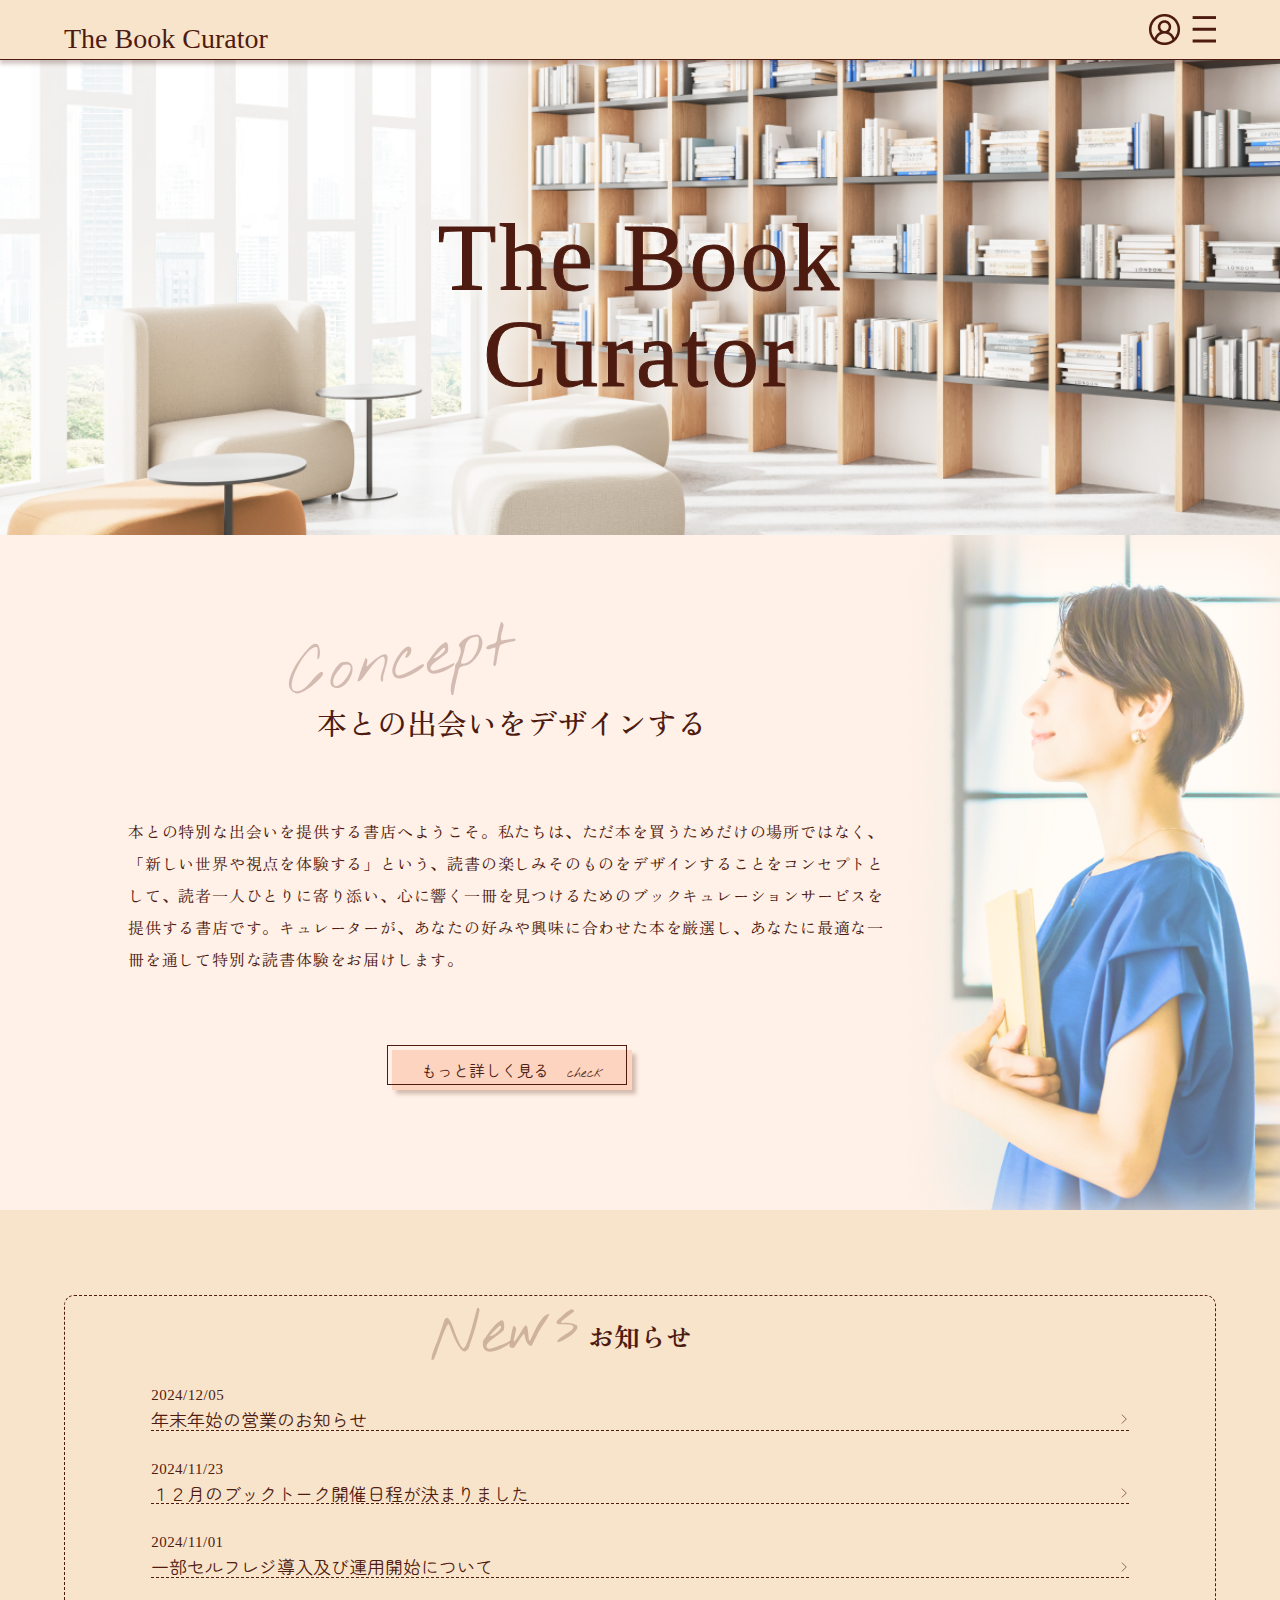
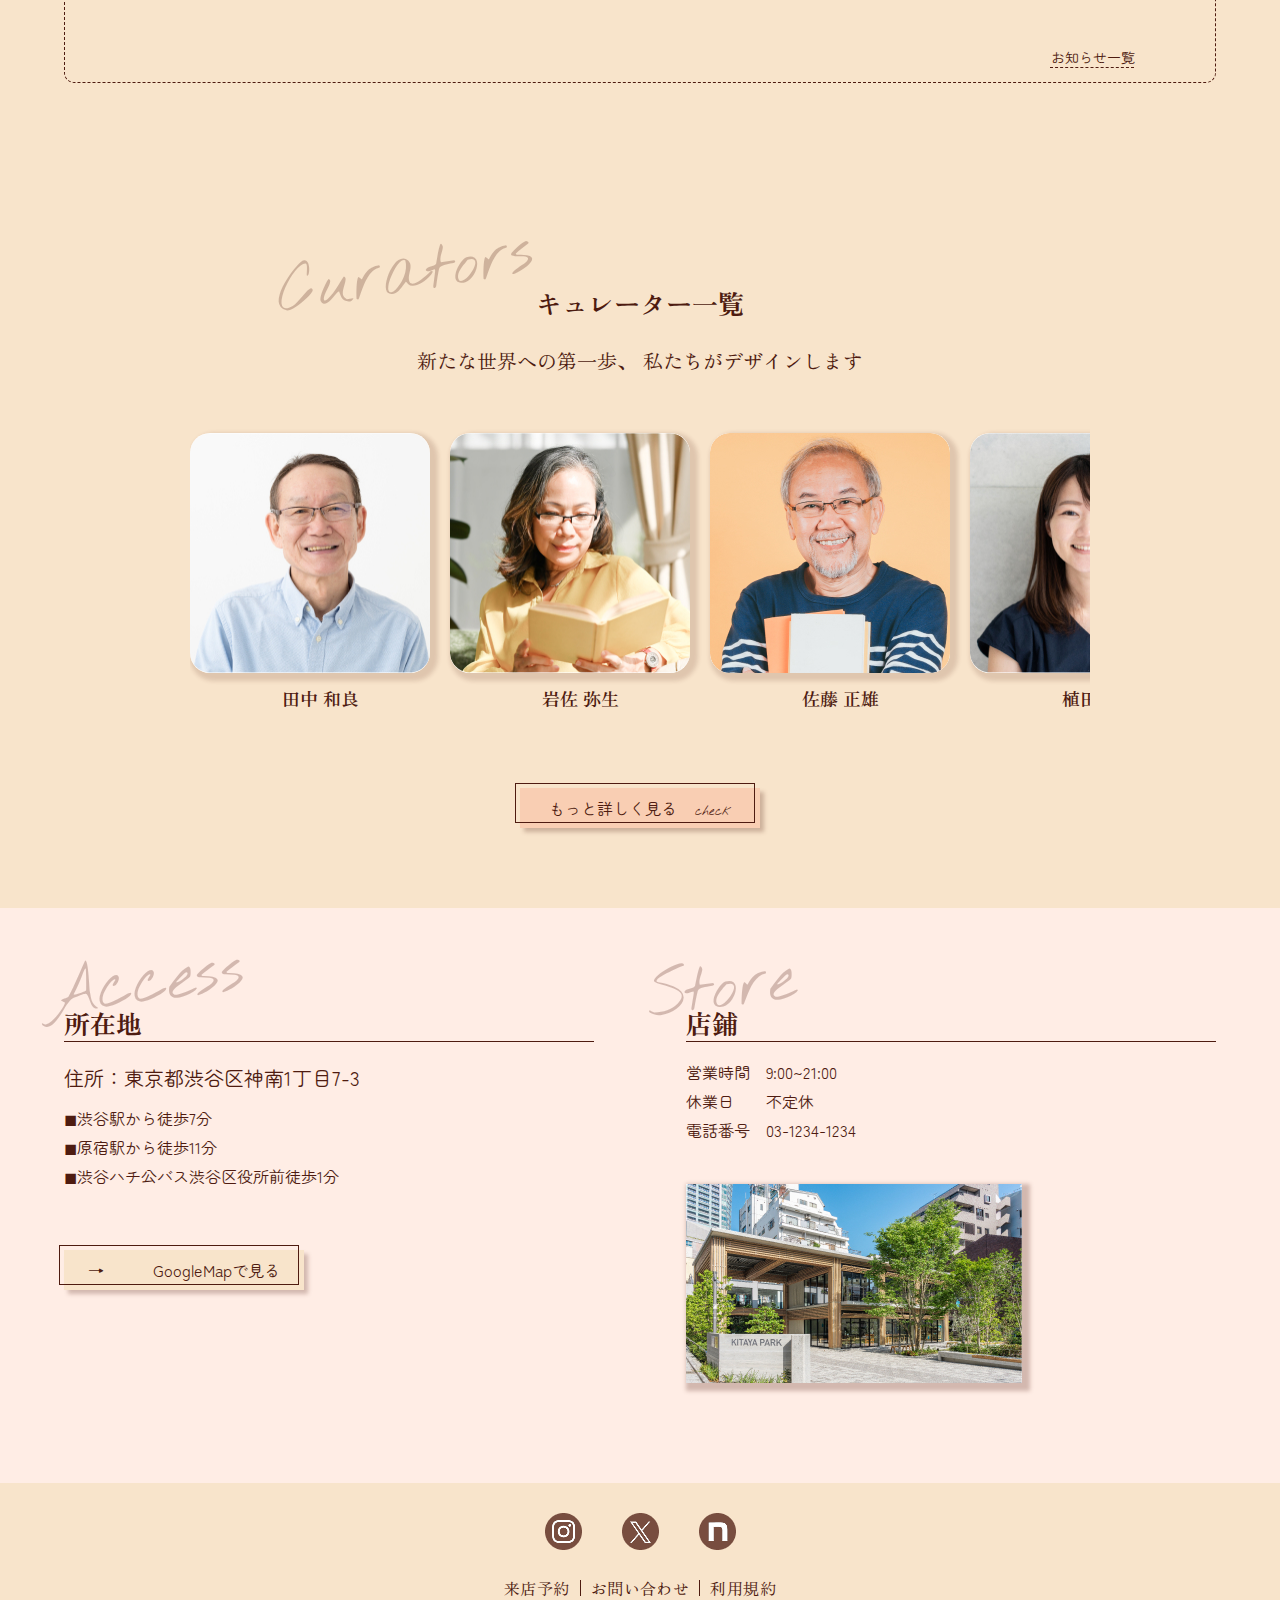
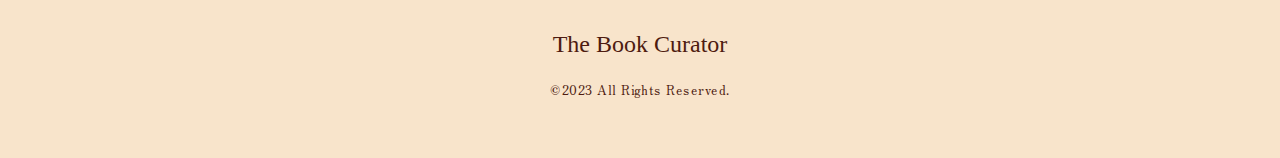
<file: index.html>
<!DOCTYPE html>
<html lang="ja">
<head>
    <meta charset="UTF-8">
    <meta name="viewport" content="width=device-width, initial-scale=1.0">
    <meta name="description" content="本との出会いをデザインする">
    <title>The Book Curator</title>
    <!-- webfonts -->
    <link rel="preconnect" href="https://fonts.googleapis.com">
    <link rel="preconnect" href="https://fonts.gstatic.com" crossorigin>
    <link href="https://fonts.googleapis.com/css2?family=Nothing+You+Could+Do&family=Zen+Maru+Gothic&family=Zen+Old+Mincho:wght@400;500;700&display=swap" rel="stylesheet">
    <link href = " https://fonts.cdnfonts.com/css/academy-engraved-let " rel = "stylesheet" >
  
    <!-- css -->
     <link rel="stylesheet" href="./assets/css/destyle.css">
     <link rel="stylesheet" href="./assets/css/style.css">
</head>

<body>
   
    <header id="header" class="header__group">
        <p class="header__title"><a href="./index.html">The Book Curator</a></p>
        <nav class="header__btn">
           <a class="header__btn--login" href="loginpage.html"> <img src="./images/mypage.png" alt="ログイン"></a>
           <a class="header__btn--menu" href="menu.html"><img src="./images/menu.png" alt="メニュー"></a>
        </nav>
    </header>
   
    <main>
            <section id="mainVisual" class="mainVisual">
                <h1 class="mainVisual__title">The Book Curator</h1>
            </section>

            <section id="concept" class="section__concept">
            <div class="concept__innr">
                <h2 class="section__concept--title">本との出会いをデザインする</h2>
                <p class="section__concept--txt">本との特別な出会いを提供する書店へようこそ。私たちは、ただ本を買うためだけの場所ではなく、「新しい世界や視点を体験する」という、読書の楽しみそのものをデザインすることをコンセプトとして、読者一人ひとりに寄り添い、心に響く一冊を見つけるためのブックキュレーションサービスを提供する書店です。キュレーターが、あなたの好みや興味に合わせた本を厳選し、あなたに最適な一冊を通して特別な読書体験をお届けします。</p>
                <!-- btn -->
                <a href="./about.html" class="btn btn-border-shadow"><p class="main">もっと詳しく見る</p><p class="sub">check</p></a>
            </div>
            </section>

            <section id="news" class="section__news">
                <div class="border__news">
                <h3 class="section__topics--news">お知らせ</h3>
                <dl class="section__news--list">
                    <dt class="news__time"><time datetime="2024-12-05">2024/12/05</time></dt>
                    <dd><a href="#" class="container__news"><div class="news__txt">年末年始の営業のお知らせ</div><img src="./images/arrow.svg" alt="" class="news__arrow"></a></dd>
                    <dt class="news__time"><time datetime="2024-11-23">2024/11/23</time></dt>
                    <dd><a href="#" class="container__news"><div class="news__txt">１２月のブックトーク開催日程が決まりました</div><img src="./images/arrow.svg" alt="" class="news__arrow"></a></dd>
                    <dt class="news__time"><time datetime="2024-11-01">2024/11/01</time></dt>
                    <dd><a href="#" class="container__news"><div class="news__txt">一部セルフレジ導入及び運用開始について</div><img src="./images/arrow.svg" alt="" class="news__arrow"></a></dd>
                </dl>
                <p class="section__news--info"><a href="#">お知らせ一覧</a></p>
                </div>
            </section>

            <section id="curators" class="section__curators">
                <h3 class="section__topics--curators">キュレーター一覧</h3>
                <p class="section__curators--txt">新たな世界への第一歩、
                    私たちがデザインします</p>

                    <!-- ここにキュレーターの写真（横スクロール）が入る -->
                    <div class="pic__container">
                        <div class="pic__wrapper">
                           <figure><img class="pic" src="./images/Tanaka.jpg" alt="Tanaka"><figcaption class="caption">田中 和良</figcaption></figure>
                           <figure><img class="pic" src="./images/Iwasa.jpg" alt="Iwasa"><figcaption class="caption">岩佐 弥生</figcaption></figure>
                           <figure><img class="pic" src="./images/Sato.jpg" alt="Ueda"><figcaption class="caption">佐藤 正雄</figcaption></figure>
                           <figure><img class="pic" src="./images/Ueda.jpg" alt="Onishi"><figcaption class="caption">植田 綾香</figcaption></figure>
                           <figure><img class="pic" src="./images/Onishi.jpg" alt="Sato"><figcaption class="caption">大西樹生</figcaption></figure>
                        </div>
                        <div class="pic__wrapper">
                           <figure><img class="pic" src="./images/Tanaka.jpg" alt="Tanaka"><figcaption class="caption">田中 和良</figcaption></figure>
                           <figure><img class="pic" src="./images/Iwasa.jpg" alt="Iwasa"><figcaption class="caption">岩佐 弥生</figcaption></figure>
                           <figure><img class="pic" src="./images/Sato.jpg" alt="Ueda"><figcaption class="caption">佐藤 正雄</figcaption></figure>
                           <figure><img class="pic" src="./images/Ueda.jpg" alt="Onishi"><figcaption class="caption">植田 綾香</figcaption></figure>
                           <figure><img class="pic" src="./images/Onishi.jpg" alt="Sato"><figcaption class="caption">大西樹生</figcaption></figure>
                        </div>
                        
                     </div>
                     
              <a href="./curators.html" class="btn btn-border-shadow"><p class="main">もっと詳しく見る</p><p class="sub">check</p></a>
            </section>

         <div class="pc">
            <section id="access" class="section__acsess">
            
                <h3 class="section__topics--access">所在地</h3>
                <hr>
                 <address>住所：東京都渋谷区神南1丁目7-3</address>
                 <ul class="section__acsess--list">
                    <li>◼︎渋谷駅から徒歩7分</li>
                    <li>◼︎原宿駅から徒歩11分</li>
                    <li>◼︎渋谷ハチ公バス渋谷区役所前徒歩1分</li>
                 </ul>
                <a href="https://maps.app.goo.gl/BKdpPzLeCA8WjdVi9" target="_blank" rel="noopner" class="btn2 btn-border-shadow2"><p class="arrow">→</p><p class="map">GoogleMapで見る</p></a>
                <img src="./images/store.jpg" alt="店鋪外観" class="section__acsess--pic">
            </section>

            <section id="store" class="section__store">
                <h3 class="section__topics--store">店鋪</h3>
                <hr>
                 <ul class="section__store--list">
                    <li>営業時間　9:00~21:00</li>
                    <li>休業日　　不定休</li>
                    <li>電話番号　03-1234-1234</li>
                 </ul>
                 <img src="./images/store.jpg" alt="店鋪外観" class="section__store--pic">
            </section>
        </div>
        
    </main>
    
    <footer id="footer" class="footer__group">
     <div class="sns__icons">
        <a class="sns__icon--01" href="#"><img src="./images/instagram.png" alt="インスタグラムアイコン" ></a>
        <a class="sns__icon--02" href="#"><img src="./images/X.png" alt="Xアイコン" ></a>
        <a class="sns__icon--03" href="#"><img src="./images/note.png" alt="noteアイコン"></a>
     </div>
     <nav class="footer__nav">
      <ul class="footer__nav--item">
        <li class="footer__nav--item01"><a href="#">来店予約</a></li>
        <li class="footer__nav--item02"><a href="#">お問い合わせ</a></li>
        <li class="footer__nav--item03"><a href="#">利用規約</a></li>
      </ul>
    </nav>
     <p class="footer__title">The Book Curator</p>
     <div class="small"><small>&copy;2023 All Rights Reserved.</small></div>
    </footer>
</body>
</html>
</file>
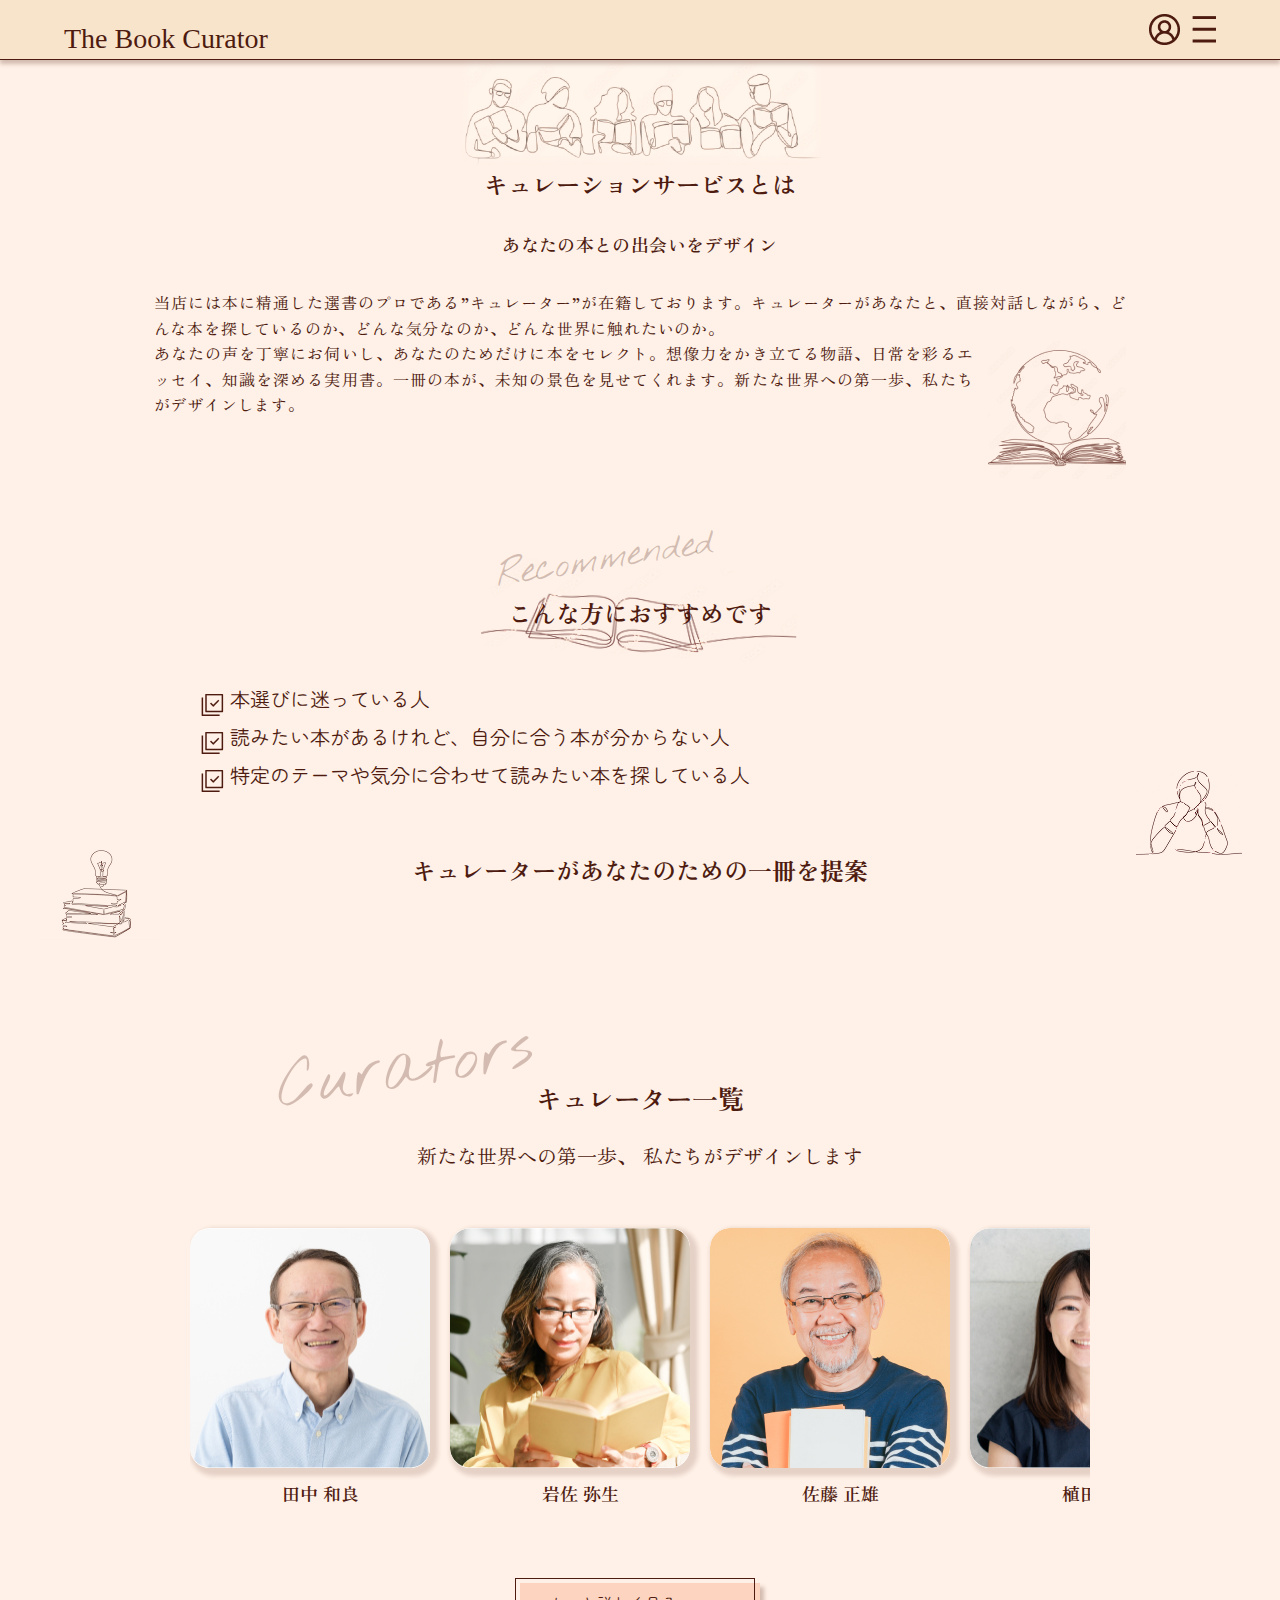
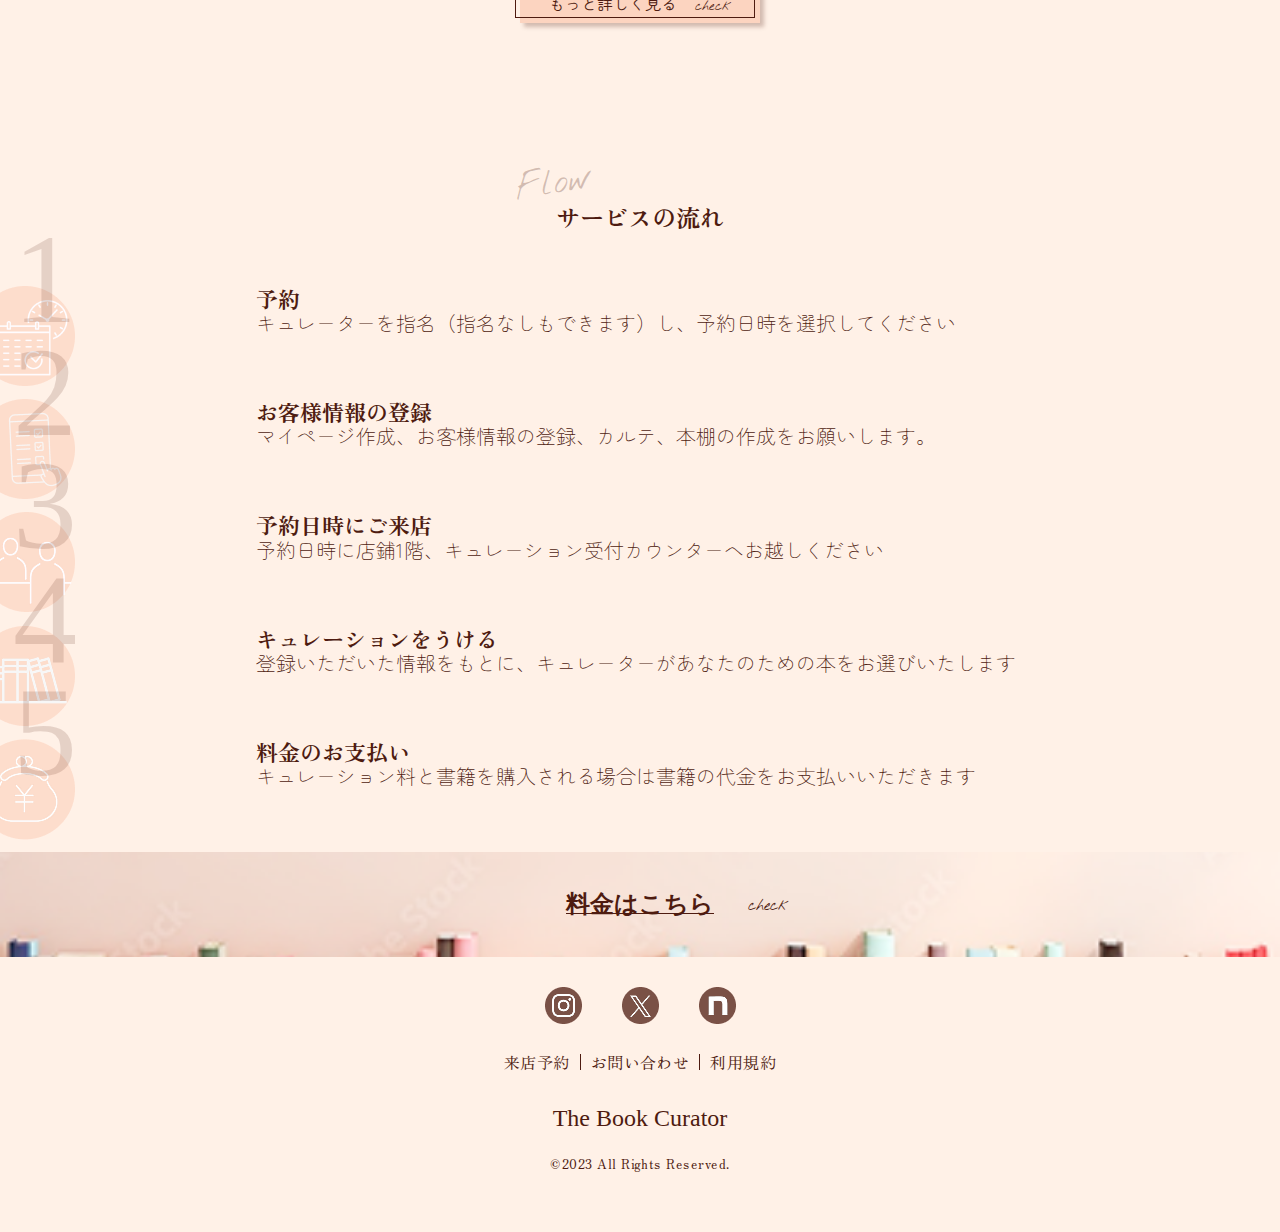
<file: about.html>
<!DOCTYPE html>
<html lang="ja">
<head>
    <meta charset="UTF-8">
    <meta name="viewport" content="width=device-width, initial-scale=1.0">
    <meta name="description" content="キュレーションサービスとはあなたの本との出会いをデザイン">
    <title>キュレーションサービスとは</title>

    <!-- webfonts -->
    <link rel="preconnect" href="https://fonts.googleapis.com">
    <link rel="preconnect" href="https://fonts.gstatic.com" crossorigin>
    <link href="https://fonts.googleapis.com/css2?family=Nothing+You+Could+Do&family=Zen+Maru+Gothic&family=Zen+Old+Mincho:wght@400;500;700&display=swap" rel="stylesheet">
    <link href = " https://fonts.cdnfonts.com/css/academy-engraved-let " rel = "stylesheet" >
   
    <!-- css -->
    <link rel="stylesheet" href="./assets/css/destyle.css">
    <link rel="stylesheet" href="./assets/css/style.css">
</head>

<body class="aboutPage">
    <header id="header" class="header__group">
        <p class="header__title"><a href="./index.html">The Book Curator</a></p>
        <nav class="header__btn">
           <a class="header__btn--login" href="loginpage.html"> <img src="./images/mypage.png" alt="ログイン"></a>
           <a class="header__btn--menu" href="menu.html"><img src="./images/menu.png" alt="メニュー"></a>
        </nav>
    </header>

<main>
    <seccion id="about" class="section__about">
        <h3>キュレーションサービスとは</h3>
        <h4>あなたの本との出会いをデザイン</h4>
        <p>当店には本に精通した選書のプロである”キュレーター”が在籍しております。キュレーターがあなたと、直接対話しながら、どんな本を探しているのか、どんな気分なのか、どんな世界に触れたいのか。</p>
       <div class="float-right-bottom-wrapper">
        <div class="float-right-bottom">
            <img src="./images/erth.png" alt="" />
            <p>あなたの声を丁寧にお伺いし、あなたのためだけに本をセレクト。想像力をかき立てる物語、日常を彩るエッセイ、知識を深める実用書。一冊の本が、未知の景色を見せてくれます。新たな世界への第一歩、私たちがデザインします。</p>
        </div>
       </div>
    </seccion>
    
    <section id="rec" class="rec">
        <h3>こんな方におすすめです</h3>
        <ul>
            <li>本選びに迷っている人</li>
            <li>読みたい本があるけれど、自分に合う本が分からない人</li>
            <li>特定のテーマや気分に合わせて読みたい本を探している人︎</li>
        </ul>
        <p>キュレーターがあなたのための一冊を提案</p>
    </section>

    <section id="curators" class="section__curators">
        <h3 class="section__topics--curators">キュレーター一覧</h3>
        <p class="section__curators--txt">新たな世界への第一歩、
            私たちがデザインします</p>

            <!-- ここにキュレーターの写真（横スクロール）が入る -->
            <div class="pic__container">
                <div class="pic__wrapper">
                   <figure><img class="pic" src="./images/Tanaka.jpg" alt="Tanaka"><figcaption class="caption">田中 和良</figcaption></figure>
                   <figure><img class="pic" src="./images/Iwasa.jpg" alt="Iwasa"><figcaption class="caption">岩佐 弥生</figcaption></figure>
                   <figure><img class="pic" src="./images/Sato.jpg" alt="Ueda"><figcaption class="caption">佐藤 正雄</figcaption></figure>
                   <figure><img class="pic" src="./images/Ueda.jpg" alt="Onishi"><figcaption class="caption">植田 綾香</figcaption></figure>
                   <figure><img class="pic" src="./images/Onishi.jpg" alt="Sato"><figcaption class="caption">大西樹生</figcaption></figure>
                </div>
                <div class="pic__wrapper">
                   <figure><img class="pic" src="./images/Tanaka.jpg" alt="Tanaka"><figcaption class="caption">田中 和良</figcaption></figure>
                   <figure><img class="pic" src="./images/Iwasa.jpg" alt="Iwasa"><figcaption class="caption">岩佐 弥生</figcaption></figure>
                   <figure><img class="pic" src="./images/Sato.jpg" alt="Ueda"><figcaption class="caption">佐藤 正雄</figcaption></figure>
                   <figure><img class="pic" src="./images/Ueda.jpg" alt="Onishi"><figcaption class="caption">植田 綾香</figcaption></figure>
                   <figure><img class="pic" src="./images/Onishi.jpg" alt="Sato"><figcaption class="caption">大西樹生</figcaption></figure>
                </div>
                
             </div>
             
      <a href="./curators.html" class="btn btn-border-shadow"><p class="main">もっと詳しく見る</p><p class="sub">check</p></a>
    </section>

    <section id="flow" class="section__flow">
        <h3>サービスの流れ</h3>
        <ol>
            <li><dl>
                <dt>予約</dt>
                <dd>キュレーターを指名（指名なしもできます）し、予約日時を選択してください</dd>
            </dl></li>
            <li><dl>
                <dt>お客様情報の登録</dt>
                <dd>マイページ作成、お客様情報の登録、カルテ、本棚の作成をお願いします。</dd>
            </dl></li>
            <li><dl>
                <dt>予約日時にご来店</dt>
                <dd>予約日時に店鋪1階、キュレーション受付カウンターへお越しください</dd>
            </dl></li>
            <li><dl>
                <dt>キュレーションをうける</dt>
                <dd>登録いただいた情報をもとに、キュレーターがあなたのための本をお選びいたします</dd>
            </dl></li>
            <li><dl>
                <dt>料金のお支払い</dt>
                <dd>キュレーション料と書籍を購入される場合は書籍の代金をお支払いいただきます</dd>
            </dl></li>
        </ol>

            <div><p><a href="#">料金はこちら</a></p></div>
        
    </section>
</main>  

<footer id="footer" class="footer__group">
    <div class="sns__icons">
       <a class="sns__icon--01" href="#"><img src="./images/instagram.png" alt="インスタグラムアイコン" ></a>
       <a class="sns__icon--02" href="#"><img src="./images/X.png" alt="Xアイコン" ></a>
       <a class="sns__icon--03" href="#"><img src="./images/note.png" alt="noteアイコン"></a>
    </div>
    <nav class="footer__nav">
     <ul class="footer__nav--item">
       <li class="footer__nav--item01"><a href="#">来店予約</a></li>
       <li class="footer__nav--item02"><a href="#">お問い合わせ</a></li>
       <li class="footer__nav--item03"><a href="#">利用規約</a></li>
     </ul>
   </nav>
    <p class="footer__title">The Book Curator</p>
    <div class="small"><small>&copy;2023 All Rights Reserved.</small></div>
</footer>

</body>
</html>
</file>
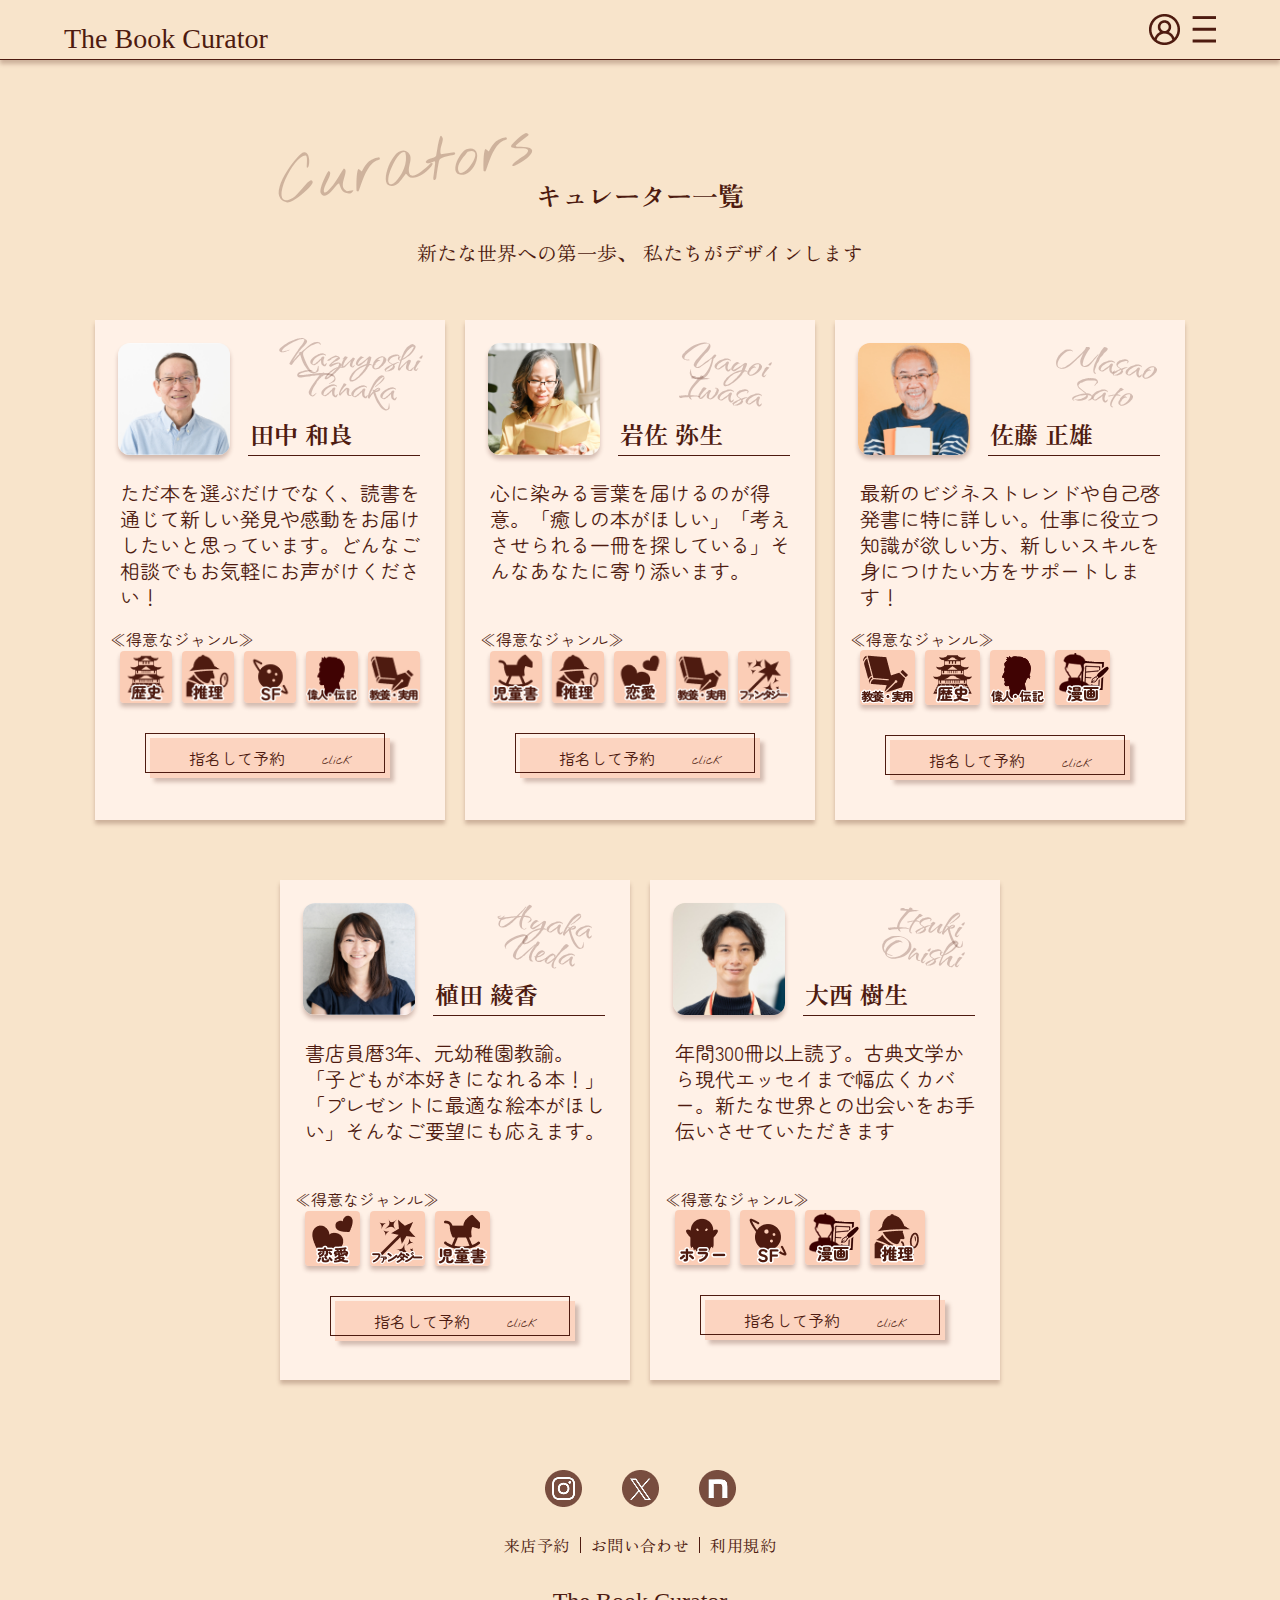
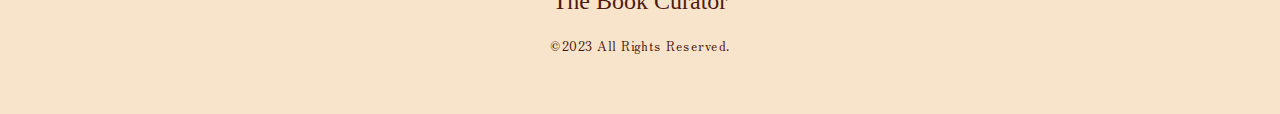
<file: curators.html>
<!DOCTYPE html>
<html lang="ja">
<head>
    <meta charset="UTF-8">
    <meta name="viewport" content="width=device-width, initial-scale=1.0">
   <meta name="description" content="キュレーター一覧　新たな世界への第一歩、私たちがデザインします。">
    <title>キュレーター一覧</title>

     <!-- webfonts -->
     <link href = " https://fonts.cdnfonts.com/css/academy-engraved-let " rel = "stylesheet" >
    
     <link rel="preconnect" href="https://fonts.googleapis.com">
     <link rel="preconnect" href="https://fonts.gstatic.com" crossorigin>
     <link href="https://fonts.googleapis.com/css2?family=Nothing+You+Could+Do&family=Qwitcher+Grypen:wght@400;700&family=Zen+Maru+Gothic&family=Zen+Old+Mincho:wght@400;500;700&display=swap" rel="stylesheet">

     <!-- css -->
     <link rel="stylesheet" href="./assets/css/destyle.css">
     <link rel="stylesheet" href="./assets/css/style.css">
</head>

<body>
    <header id="header" class="header__group">
        <p class="header__title"><a href="./index.html">The Book Curator</a></p>
        <nav class="header__btn">
           <a class="header__btn--login" href="loginpage.html"> <img src="./images/mypage.png" alt="ログイン"></a>
           <a class="header__btn--menu" href="menu.html"><img src="./images/menu.png" alt="メニュー"></a>
        </nav>
    </header>

    <main>
        <section id="Intro" class="section__curators">
            <h3 class="section__topics--curators">キュレーター一覧</h3>
            <p class="section__curators--txt">新たな世界への第一歩、
                私たちがデザインします</p>

        <div class="container__card">
            <ul class="list__card">
                <li id="Tanaka" class="item__card"><figure><img src="./images/Tanaka.jpg" alt="Tanaka">
                    <figcaption>田中 和良</figcaption></figure>
                    <p class="card__txt">ただ本を選ぶだけでなく、読書を通じて新しい発見や感動をお届けしたいと思っています。どんなご相談でもお気軽にお声がけください！</p>
                    <p class="speciality">≪得意なジャンル≫</p>
                    <ul class="category"><li><img src="./images/history.png" alt="history"></li>
                                         <li><img src="./images/mystery.png" alt="mystery"></li>
                                         <li><img src="./images/SF.png" alt="SF"></li>
                                         <li><img src="./images/biography.png" alt="biography"></li>
                                         <li><img src="./images/culture.png" alt="culture"></li>
                    </ul>
                   <!-- 指名ボタン -->
                   <a href="./reservation.html" class="btn3 btn-border-shadow3"><p class="reserve">指名して予約</p><p class="click">click</p></a> 
                </li>

                <li id="Iwasa" class="item__card"><figure><img src="./images/Iwasa.jpg" alt="Iwasa">
                    <figcaption>岩佐 弥生</figcaption></figure>
                    <p class="card__txt">心に染みる言葉を届けるのが得意。「癒しの本がほしい」「考えさせられる一冊を探している」そんなあなたに寄り添います。</p>
                    <p class="speciality">≪得意なジャンル≫</p>
                    <ul class="category"><li><img src="./images/childbook.png" alt="child"></li>
                                         <li><img src="./images/mystery.png" alt="mystery"></li>
                                         <li><img src="./images/romance.png" alt="romance"></li>
                                         <li><img src="./images/culture.png" alt="culture"></li>
                                         <li><img src="./images/fantasy.png" alt="fantasy"></li>
                    </ul>
                   <!-- 指名ボタン -->
                   <a href="#" class="btn3 btn-border-shadow3"><p class="reserve">指名して予約</p><p class="click">click</p></a> 
                </li>

                <li id="Sato" class="item__card"><figure><img src="./images/Sato.jpg" alt="Sato">
                    <figcaption>佐藤 正雄</figcaption></figure>
                    <p class="card__txt">最新のビジネストレンドや自己啓発書に特に詳しい。仕事に役立つ知識が欲しい方、新しいスキルを身につけたい方をサポートします！</p>
                    <p class="speciality">≪得意なジャンル≫</p>
                    <ul class="category"><li><img src="./images/culture.png" alt="culture"></li>
                                         <li><img src="./images/history.png" alt="history"></li>
                                         <li><img src="./images/biography.png" alt="biography"></li>
                                         <li><img src="./images/comics.png" alt="comics"></li>
                    </ul>
                   <!-- 指名ボタン -->
                   <a href="#" class="btn3 btn-border-shadow3"><p class="reserve">指名して予約</p><p class="click">click</p></a> 
                </li>

                <li id="Ueda" class="item__card"><figure><img src="./images/Ueda.jpg" alt="Ueda">
                    <figcaption>植田 綾香</figcaption></figure>
                    <p class="card__txt">書店員暦3年、元幼稚園教諭。「子どもが本好きになれる本！」「プレゼントに最適な絵本がほしい」そんなご要望にも応えます。</p>
                    <p class="speciality">≪得意なジャンル≫</p>
                    <ul class="category"><li><img src="./images/romance.png" alt="romance"></li>
                                         <li><img src="./images/fantasy.png" alt="fantasy"></li>
                                         <li><img src="./images/childbook.png" alt="childbook"></li>
                    </ul>
                   <!-- 指名ボタン -->
                   <a href="#" class="btn3 btn-border-shadow3"><p class="reserve">指名して予約</p><p class="click">click</p></a> 
                </li>

                <li id="Onishi" class="item__card"><figure><img src="./images/Onishi.jpg" alt="Onishi">
                    <figcaption>大西 樹生</figcaption></figure>
                    <p class="card__txt">年間300冊以上読了。古典文学から現代エッセイまで幅広くカバー。新たな世界との出会いをお手伝いさせていただきます</p>
                    <p class="speciality">≪得意なジャンル≫</p>
                    <ul class="category"><li><img src="./images/horror.png" alt="horror"></li>
                                         <li><img src="./images/SF.png" alt="SF"></li>
                                         <li><img src="./images/comics.png" alt="comics"></li>
                                         <li><img src="./images/mystery.png" alt="mystery"></li>
                    </ul>
                   <!-- 指名ボタン -->
                   <a href="#" class="btn3 btn-border-shadow3"><p class="reserve">指名して予約</p><p class="click">click</p></a> 
                </li>
            </ul>
        </div>    
        </section>        
    </main>

    <footer id="footer" class="footer__group">
        <div class="sns__icons">
           <a class="sns__icon--01" href="#"><img src="./images/instagram.png" alt="インスタグラムアイコン" ></a>
           <a class="sns__icon--02" href="#"><img src="./images/X.png" alt="Xアイコン" ></a>
           <a class="sns__icon--03" href="#"><img src="./images/note.png" alt="noteアイコン"></a>
        </div>
        <nav class="footer__nav">
         <ul class="footer__nav--item">
           <li class="footer__nav--item01"><a href="#">来店予約</a></li>
           <li class="footer__nav--item02"><a href="#">お問い合わせ</a></li>
           <li class="footer__nav--item03"><a href="#">利用規約</a></li>
         </ul>
       </nav>
        <p class="footer__title">The Book Curator</p>
        <div class="small"><small>&copy;2023 All Rights Reserved.</small></div>
       </footer>
    
</body>
</html>
</file>
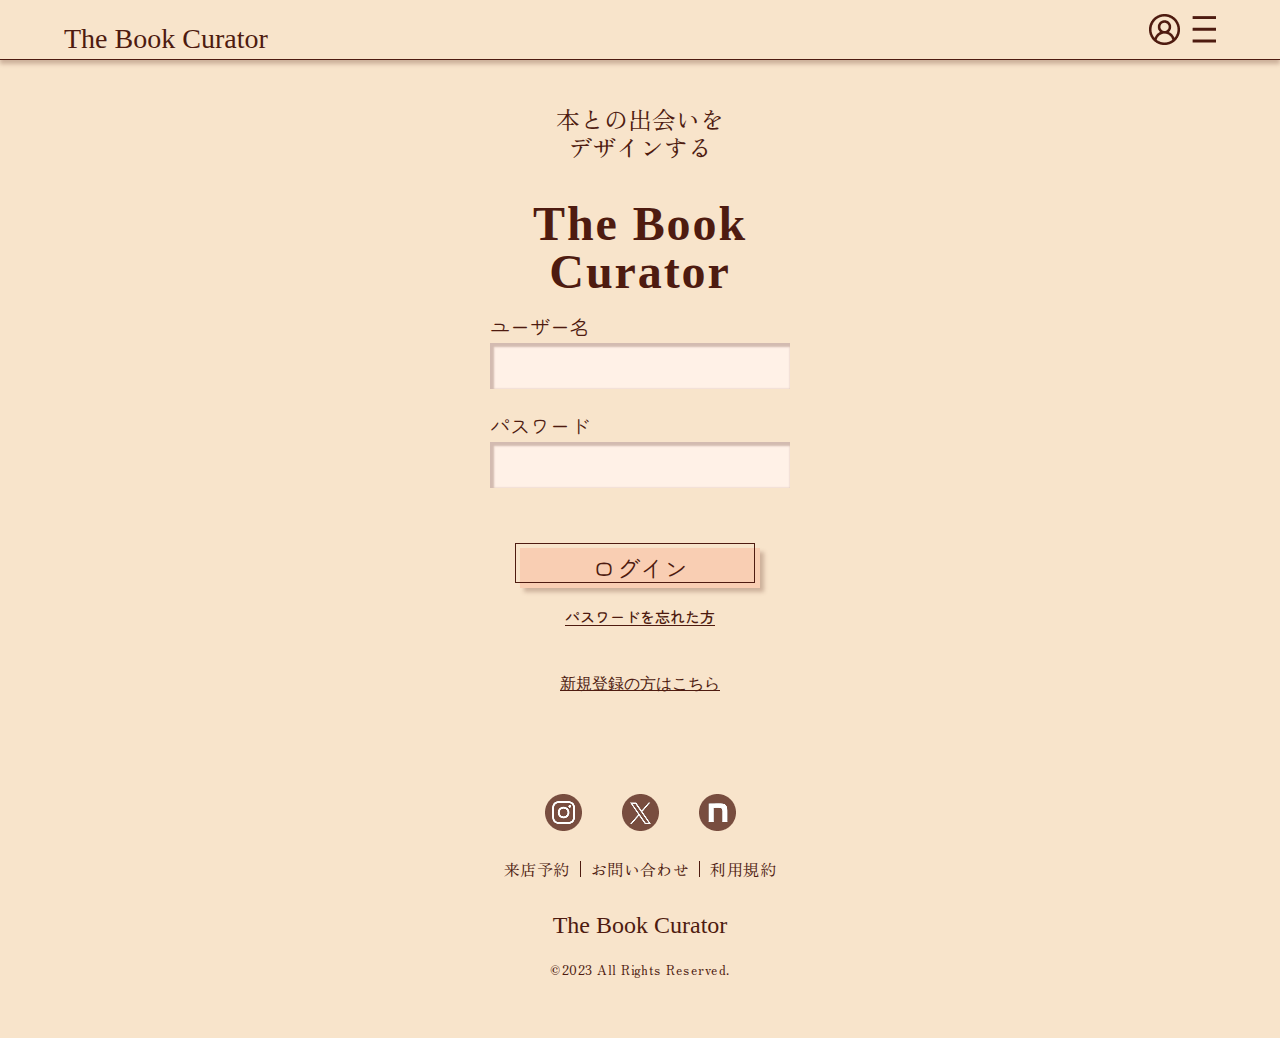
<file: loginpage.html>
<!DOCTYPE html>
<html lang="ja">
<head>
    <meta charset="UTF-8">
    <meta name="viewport" content="width=device-width, initial-scale=1.0">
    <meta name="description" content="login">
    <title>ログインページ</title>
     <!-- webfonts -->
     <link rel="preconnect" href="https://fonts.googleapis.com">
     <link rel="preconnect" href="https://fonts.gstatic.com" crossorigin>
     <link href="https://fonts.googleapis.com/css2?family=Nothing+You+Could+Do&family=Zen+Maru+Gothic&family=Zen+Old+Mincho:wght@400;500;700&display=swap" rel="stylesheet">
     <link href = " https://fonts.cdnfonts.com/css/academy-engraved-let " rel = "stylesheet" >
   
     <!-- css -->
     <link rel="stylesheet" href="./assets/css/destyle.css">
     <link rel="stylesheet" href="./assets/css/style.css">

</head>
<body>
    <header id="header" class="header__group">
        <p class="header__title"><a href="./index.html">The Book Curator</a></p>
        <nav class="header__btn">
           <a class="header__btn--login" href="loginpage.html"> <img src="./images/mypage.png" alt="ログイン"></a>
           <a class="header__btn--menu" href="menu.html"><img src="./images/menu.png" alt="メニュー"></a>
        </nav>
    </header>

    <main class="loginpage">
        <p class="loginpage__title">本との出会いを<br>デザインする</p>
        <h1>The Book Curator</h1>

<!-- メールフォームが入る -->

        <form>
            <div class="form-group">
            <label for="username">ユーザー名</label>
            <input type="text" id="username" name="username" required>
            </div>
            <div class="form-group">
            <label for="password">パスワード</label>
            <input type="password" id="password" name="password" required>
            </div>
            <button type="submit" class="btn-border-shadow4">ログイン</button>
        </form>



        <p class="forget">パスワードを忘れた方</p>
        <p class="registration">新規登録の方はこちら</p>
    </main>

    <footer id="footer" class="footer__group">
        <div class="sns__icons">
           <a class="sns__icon--01" href="#"><img src="./images/instagram.png" alt="インスタグラムアイコン" ></a>
           <a class="sns__icon--02" href="#"><img src="./images/X.png" alt="Xアイコン" ></a>
           <a class="sns__icon--03" href="#"><img src="./images/note.png" alt="noteアイコン"></a>
        </div>
        <nav class="footer__nav">
         <ul class="footer__nav--item">
           <li class="footer__nav--item01"><a href="#">来店予約</a></li>
           <li class="footer__nav--item02"><a href="#">お問い合わせ</a></li>
           <li class="footer__nav--item03"><a href="#">利用規約</a></li>
         </ul>
       </nav>
        <p class="footer__title">The Book Curator</p>
        <div class="small"><small>&copy;2023 All Rights Reserved.</small></div>
    </footer>

</body>
</html>
</file>
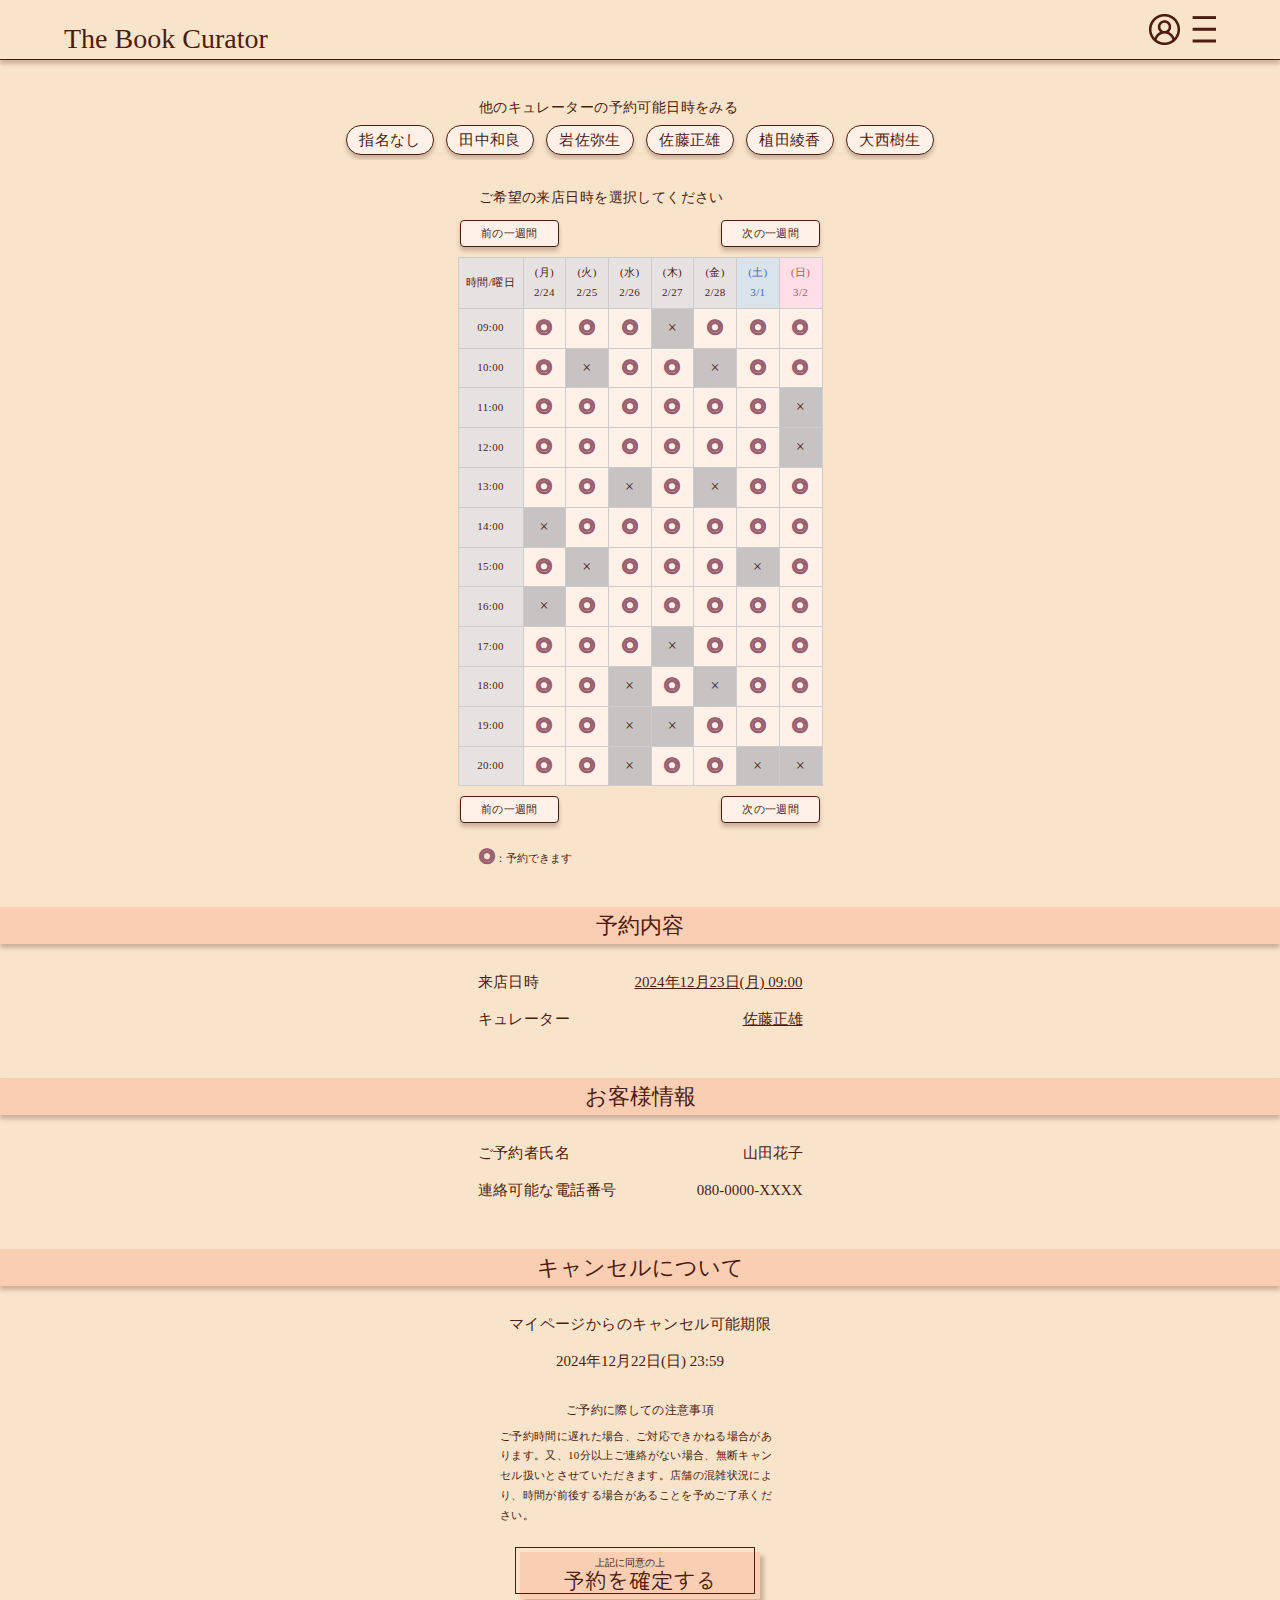
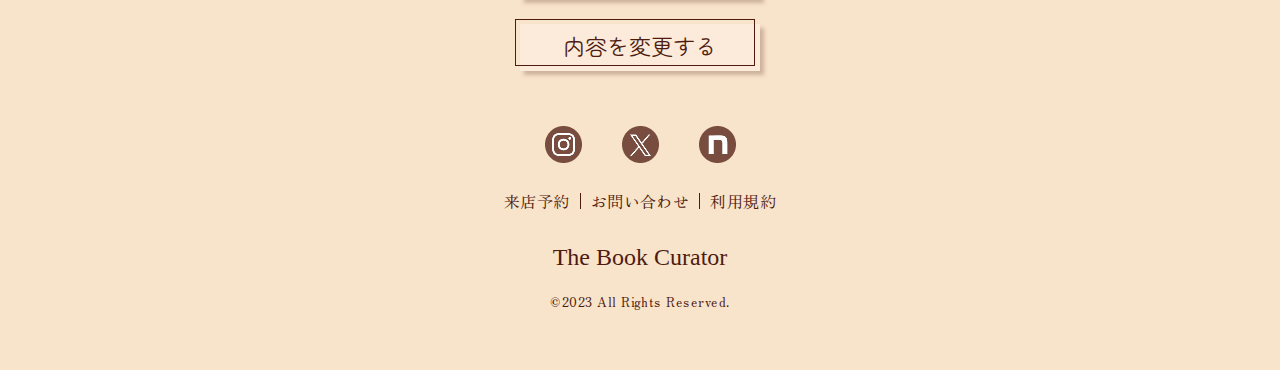
<file: reservation.html>
<!DOCTYPE html>
<html lang="ja">
<head>
    <meta charset="UTF-8">
    <meta name="viewport" content="width=device-width, initial-scale=1.0">
    <meta name="description" content="reservation">
    <title>予約ページ</title>
     <!-- webfonts -->
     <link rel="preconnect" href="https://fonts.googleapis.com">
     <link rel="preconnect" href="https://fonts.gstatic.com" crossorigin>
     <link href="https://fonts.googleapis.com/css2?family=Nothing+You+Could+Do&family=Zen+Maru+Gothic&family=Zen+Old+Mincho:wght@400;500;700&display=swap" rel="stylesheet">
     <link href = " https://fonts.cdnfonts.com/css/academy-engraved-let " rel = "stylesheet" >
   
     <!-- css -->
     <link rel="stylesheet" href="./assets/css/destyle.css">
     <link rel="stylesheet" href="./assets/css/style.css">

</head>
<body>
    <header id="header" class="header__group">
            <p class="header__title"><a href="./index.html">The Book Curator</a></p>
            <nav class="header__btn">
               <a class="header__btn--login" href="loginpage.html"> <img src="./images/mypage.png" alt="ログイン"></a>
               <a class="header__btn--menu" href="menu.html"><img src="./images/menu.png" alt="メニュー"></a>
            </nav>
    </header>
     <main>
        <article id="reservation" class="reservation">

            <figure class="figure0"><img class="reserve__pic" src="./images/noname.jpg" alt="Noname"><figcaption class="reserve__caption"><p>指名なし<span>の予約可能日時</span></p></figcaption></figure>

            <figure class="figure1"><img class="reserve__pic" src="./images/Tanaka.jpg" alt="Tanaka"><figcaption class="reserve__caption"><p>田中 和良<span>の予約可能日時</span></p><a href="./curators.html#Tanaka">このキュレーターの詳細</a></figcaption></figure>
            
            <figure class="figure2"><img class="reserve__pic" src="./images/Iwasa.jpg" alt="Iwasa"><figcaption class="reserve__caption"><p>岩佐 弥生<span>の予約可能日時</span></p><a href="./curators.html#Iwasa">このキュレーターの詳細</a></figcaption></figure>
            
            <figure class="figure3"><img class="reserve__pic" src="./images/Sato.jpg" alt="Sato"><figcaption class="reserve__caption"><p>佐藤 正雄<span>の予約可能日時</span></p><a href="./curators.html#Sato">このキュレーターの詳細</a></figcaption></figure>
            
            <figure class="figure4"><img class="reserve__pic" src="./images/Ueda.jpg" alt="Ueda"><figcaption class="reserve__caption"><p>植田 綾香<span>の予約可能日時</span></p><a href="./curators.html#Ueda">このキュレーターの詳細</a></figcaption></figure>
            
            <figure class="figure5"><img class="reserve__pic" src="./images/Onishi.jpg" alt="Onishi"><figcaption class="reserve__caption"><p>大西樹生<span>の予約可能日時</span></p><a href="./curators.html#Onishi">このキュレーターの詳細</a></figcaption></figure>
            
        </article> 

        <section class="name__bar">  
            <div class="try"><h2>他のキュレーターの予約可能日時をみる</h2></div> 
            <div class="scroll">
            <ul class="name__wrapper">
                <li class="name0">指名なし</li>
                <li class="name1">田中和良</li>
                <li class="name2">岩佐弥生</li>
                <li class="name3">佐藤正雄</li>
                <li class="name4">植田綾香</li>
                <li class="name5">大西樹生</li>
            </ul>
            </div>
        </section>

        <section class="choice">
            <h2>ご希望の来店日時を選択してください</h2>

            <div>
            <button class="last above" >前の一週間</button> 
            <button class="next above">次の一週間</button>
            </div>


                 <!-- ここに予約カレンダー表作成 -->
                
                   <table>
                     <thead>
                       <tr>
                         <th class="weektime">時間/曜日</th>
                         <th>(月)<br>2/24</th>
                         <th>(火)<br>2/25</th>
                         <th>(水)<br>2/26</th>
                         <th>(木)<br>2/27</th>
                         <th>(金)<br>2/28</th>
                         <th class="saturday">(土)<br>3/1</th>
                         <th class="sunday">(日)<br>3/2</th>
                       </tr>
                     </thead>
                     <tbody>
                       <!-- 9:00〜20:00の時間帯ごと -->
                       <!-- 09:00 -->
                       <tr>
                         <td class="weektime">09:00</td>
                         <td class="available">◎</td>
                         <td class="available">◎</td>
                         <td class="available">◎</td>
                         <td class="booked">×</td>
                         <td class="available">◎</td>
                         <td class="available">◎</td>
                         <td class="available">◎</td>
                       </tr>
                       <!-- 10:00 -->
                       <tr>
                         <td class="weektime">10:00</td>
                         <td class="available">◎</td>
                         <td class="booked">×</td>
                         <td class="available">◎</td>
                         <td class="available">◎</td>
                         <td class="booked">×</td>
                         <td class="available">◎</td>
                         <td class="available">◎</td>
                       </tr>
                       <!-- 11:00 -->
                       <tr>
                         <td class="weektime">11:00</td>
                         <td class="available">◎</td>
                         <td class="available">◎</td>
                         <td class="available">◎</td>
                         <td class="available">◎</td>
                         <td class="available">◎</td>
                         <td class="available">◎</td>
                         <td class="booked">×</td>
                       </tr>
                       <!-- 12:00 -->
                       <tr>
                         <td class="weektime">12:00</td>
                         <td class="available">◎</td>
                         <td class="available">◎</td>
                         <td class="available">◎</td>
                         <td class="available">◎</td>
                         <td class="available">◎</td>
                         <td class="available">◎</td>
                         <td class="booked">×</td>
                       </tr>
                       <!-- 13:00 -->
                       <tr>
                         <td class="weektime">13:00</td>
                         <td class="available">◎</td>
                         <td class="available">◎</td>
                         <td class="booked">×</td>
                         <td class="available">◎</td>
                         <td class="booked">×</td>
                         <td class="available">◎</td>
                         <td class="available">◎</td>
                       </tr>
                       <!-- 14:00 -->
                       <tr>
                         <td class="weektime">14:00</td>
                         <td class="booked">×</td>
                         <td class="available">◎</td>
                         <td class="available">◎</td>
                         <td class="available">◎</td>
                         <td class="available">◎</td>
                         <td class="available">◎</td>
                         <td class="available">◎</td>
                       </tr>
                       <!-- 15:00 -->
                       <tr>
                         <td class="weektime">15:00</td>
                         <td class="available">◎</td>
                         <td class="booked">×</td>
                         <td class="available">◎</td>
                         <td class="available">◎</td>
                         <td class="available">◎</td>
                         <td class="booked">×</td>
                         <td class="available">◎</td>
                       </tr>
                       <!-- 16:00 -->
                       <tr>
                         <td class="weektime">16:00</td>
                         <td class="booked">×</td>
                         <td class="available">◎</td>
                         <td class="available">◎</td>
                         <td class="available">◎</td>
                         <td class="available">◎</td>
                         <td class="available">◎</td>
                         <td class="available">◎</td>
                       </tr>
                       <!-- 17:00 -->
                       <tr>
                         <td class="weektime">17:00</td>
                         <td class="available">◎</td>
                         <td class="available">◎</td>
                         <td class="available">◎</td>
                         <td class="booked">×</td>
                         <td class="available">◎</td>
                         <td class="available">◎</td>
                         <td class="available">◎</td>
                       </tr>
                       <!-- 18:00 -->
                       <tr>
                         <td class="weektime">18:00</td>
                         <td class="available">◎</td>
                         <td class="available">◎</td>
                         <td class="booked">×</td>
                         <td class="available">◎</td>
                         <td class="booked">×</td>
                         <td class="available">◎</td>
                         <td class="available">◎</td>
                       </tr>
                       <!-- 19:00 -->
                       <tr>
                         <td class="weektime">19:00</td>
                         <td class="available">◎</td>
                         <td class="available">◎</td>
                         <td class="booked">×</td>
                         <td class="booked">×</td>
                         <td class="available">◎</td>
                         <td class="available">◎</td>
                         <td class="available">◎</td>
                       </tr>
                       <!-- 20:00 -->
                       <tr>
                         <td class="weektime">20:00</td>
                         <td class="available">◎</td>
                         <td class="available">◎</td>
                         <td class="booked">×</td>
                         <td class="available">◎</td>
                         <td class="available">◎</td>
                         <td class="booked">×</td>
                         <td class="booked">×</td>
                       </tr>
                     </tbody>
                   </table>

            <div>
            <button class="last bottom">前の一週間</button> 
            <button class="next bottom">次の一週間</button>
            </div>

            <p><span>◎</span>：予約できます</p>

        </section>

        <section class="confirm">

            <h2>予約内容</h2>
            <div><h3>来店日時</h3>
            <p class="line">2024年12月23日(月) 09:00</p></div>
            <div><h3>キュレーター</h3>
            <p class="line">佐藤正雄</p></div>

            <h2>お客様情報</h2>
            <div><h3>ご予約者氏名</h3>
            <p>山田花子</p></div>
            <div><h3>連絡可能な電話番号</h3>
            <p>080-0000-XXXX</p></div>

            <h2>キャンセルについて</h2>
            <h3>マイページからのキャンセル可能期限</h3>
            <p>2024年12月22日(日) 23:59</p>
        </section>   

       <article class="attention">
         <h4>ご予約に際しての注意事項</h4>
         <p class="attention__text">ご予約時間に遅れた場合、ご対応できかねる場合があります。又、10分以上ご連絡がない場合、無断キャンセル扱いとさせていただきます。店舗の混雑状況により、時間が前後する場合があることを予めご了承ください。</p>
       </article> 

       <button type="submit" class="finalize"><p class="sub">上記に同意の上</p><p>予約を確定する</p></button>
       <button type="reset" class="change">内容を変更する</button>

        
        
    </main>
    <footer id="footer" class="footer__group">
        <div class="sns__icons">
           <a class="sns__icon--01" href="#"><img src="./images/instagram.png" alt="インスタグラムアイコン" ></a>
           <a class="sns__icon--02" href="#"><img src="./images/X.png" alt="Xアイコン" ></a>
           <a class="sns__icon--03" href="#"><img src="./images/note.png" alt="noteアイコン"></a>
        </div>
        <nav class="footer__nav">
         <ul class="footer__nav--item">
           <li class="footer__nav--item01"><a href="#">来店予約</a></li>
           <li class="footer__nav--item02"><a href="#">お問い合わせ</a></li>
           <li class="footer__nav--item03"><a href="#">利用規約</a></li>
         </ul>
       </nav>
        <p class="footer__title">The Book Curator</p>
        <div class="small"><small>&copy;2023 All Rights Reserved.</small></div>
    </footer>
    <script src="./assets/js/main.js"></script>
</body>
</html>
</file>
<file: assets/css/style.css>
@charset "utf-8";
/* ===============
common
================== */

html{
    font-size: 62.5%;
}

body{
    color: #4E1B10;
    background-color: #F8E4CB;
    margin-left: auto;
    margin-right: auto;
}

img{
    max-width: 100%;
}
h3{
    font-family: 'Zen Old Mincho';
    font-size: 2.4rem;
    font-weight: 700;
    text-align: center;
}

/* ===============
header
================== */

.header__group{
    max-width: 100%;
    height: 60px;
    border-bottom: solid 1.5px  #4E1B10;
    position: relative;
    box-shadow: 0px 4px 4px 0px rgba(78, 27, 16, 0.25);
    z-index: 3;
    display: flex; 
    justify-content: space-between; 
    align-items: center;
    
}
.header__title{
    font-family: "Academy Engraved LET";
    font-size: 2.8rem;
    font-weight: 400; 
    line-height: 1;
    margin-left: 5%;
    margin-top: 18px;
}
.header__btn{
    width: 68px;
    display: flex;
    justify-content: space-between;
    align-items: center;  
    margin-right: 5%;
}


/* ===============
mainVisual
================== */

.mainVisual{
    height: 475px;
    background-image: url("../../images/mainvisual_sp.jpg");
    background-position: center center; 
    background-size: cover; 
    display: flex;
    justify-content: center;
}
.mainVisual__title{
    font-family: "Academy Engraved LET";
    font-size: 6.4rem;
    font-weight: 400;
    -webkit-text-stroke-width: 1px;
    -webkit-text-stroke-color: #4E1B10;
    line-height: 76px; 
    letter-spacing:  1.92px;
    width: 290px;
    height: 152px;
    text-align: center;
    margin: 125px auto 0;
}

@media screen and (min-width:768px) {
    .mainVisual{
        height: 475px;
        background-image: url(../../images/mainvisual_pc.jpg);
    }
    .mainVisual__title{
        text-shadow: 5px 5px 15px #F7F3EE;
        -webkit-text-stroke-width: 0.6000000238418579;
        -webkit-text-stroke-color: #4E1B10;
        font-size: 9.6rem;
        line-height: 100%; /* 96px */
        letter-spacing: 2.88px;
        width: 495px;
        height: 190px;
        margin: 150px auto 135px;
    }
}

/* ===============
concept
================== */
.section__concept {
    position: relative;
    display: flex;
    flex-direction: column;
    
    background-size: cover;
    background-color: rgba(253, 237, 249, 0.526);
    
}
.section__concept:before {
    content: '';
    background-image: url(../../images/concept.jpg);
    width: 100%;
    background-size: cover;
    position: absolute;
    top: 0;
    bottom: 0;
    left: 0px;
    z-index: -2;
}


.section__concept--title{
    font-family: "Zen Old Mincho";
    font-size: 3.6rem;
    font-weight: 500;
    width: 252px;
    height: 104px;
    margin: 95px auto 0;
    position: relative;
    text-align: center;

}
.section__concept--title::before{
    content: 'Concept';
    color: rgba(78, 27, 16, 0.25);
    font-family: "Nothing You Could Do";
    font-size: 3.6rem;
    font-weight: 400;
    transform:rotate(-8deg);
    position: absolute;
    top: -50px;
    left: -30px;
}
.section__concept--txt{
    font-family: 'Zen Old Mincho';
    font-size: 1.8rem;
    font-weight: 400;
    line-height: 160%; /* 28.8px */
    letter-spacing: 0.9px;
    margin: 20px 12%;
}


/* ============もっと見るボタン================*/
.btn {
  position: relative;
  display: flex;
  justify-content: space-around;
  align-items: center;
  cursor: pointer;
  transition: all 0.3s;
}
.main{
    font-family: "Zen Maru Gothic";
    font-size: 1.6rem;
    font-weight: 400;
    margin-left: 20px;
}
.sub{
    font-family: "Nothing You Could Do";
    font-size: 1.3rem;
    font-weight: 400;
    margin-right: 20px;
    margin-bottom: -8px;
}
a.btn-border-shadow {
  width: 240px;
  height: 40px;
  margin: 65px auto;
  background: rgba(249, 188, 160, 0.55);
  box-shadow: 4px 4px 4px 0px rgba(78, 27, 16, 0.25);
}
a.btn-border-shadow:before {
  position: absolute;
  top: -5px;
  left: -5px;

  width: 100%;
  height: 100%;

  content: "";
  -webkit-transition: all 0.3s ease;
  transition: all 0.3s ease;
  border: 1px solid;
}
a.btn-border-shadow:hover:before {
  top: 0;
  left: 0;
}
a.btn-border-shadow:active {
    background: rgba(246, 143, 114, 0.55);
}


/*==========メディアクエリ============*/
@media screen and (min-width:768px){
    .section__concept{
        background-color: #FFF1E7;
        background-image: url(../../images/pic.png);
        background-size: contain;
        background-position: right;
        background-repeat: no-repeat;
    }
    .section__concept:before {
        display: none;
    }
    .concept__innr{
        flex-direction: column;
        width: 70%;
        padding-left: 10%;
        box-sizing: border-box;
        text-align: left;
    }
    .section__concept--title{
        width: 390px;
        height: 45px;
        font-size: 3.0rem;
        margin-top: 170px;
        text-align: center;
        position: relative;
    }
    .section__concept--title::before{
        font-size: 6.4rem;
        top: -80px;
        left: -30px;
    }
    .section__concept--txt{
        font-size: 1.6rem;
        line-height: 200%;
        letter-spacing: 0.8px;
        margin: 65px 0 75px;
    }
    a.btn-border-shadow {
        margin: 60px auto 120px;
      }  
}


/* ===============
news
================== */

.border__news{
    margin: 85px 5%;
    border-radius: 10px;
    border: 1px dashed;
    background: rgba(217, 217, 217, 0.00);
    display: flex;
    flex-direction: column;
    justify-content: center;
    align-items: center;
}
.section__topics--news{
    font-family: 'Zen Old Mincho';
    font-size: 2.4rem;
    font-weight: 700;
    text-align: center;
    margin-top: 25px;
    position: relative;
}
.section__topics--news::before{
    content: 'News';
    color: rgba(78, 27, 16, 0.25);
    font-family: "Nothing You Could Do";
    font-size: 3.6rem;
    font-weight: 400;
    transform:rotate(-8deg);
    position: absolute;
    top: -30px;
    left: -50px;
}
.section__news--list{
    width: 85%;
    margin: 31px 7% 45px;
}
.news__time{
    font-family: "Hiragino Sans";
    font-size: 1.5rem;
    font-weight: 300;
    line-height: 180%; /* 27px */
    letter-spacing: 0.45px; 
    display: block;
}
.container__news{ 
    display: flex;
    justify-content: space-between;
    align-items: center; 
    border-bottom: 1px dashed;
    margin-bottom: 25px;
} 
.news__txt{
    font-family: "Zen Maru Gothic";
    font-size: 1.6rem;
    font-weight: 400;
}  
.news__arrow{
    width: 10px;
    height: 10px;
    margin-left: 50px;
}
.section__news--info{
    font-family: "Zen Maru Gothic";
    font-size: 14px;
    font-weight: 400;
    line-height: 130%; /* 18.2px */
    text-decoration-line: underline;
    text-decoration-style: dashed;
    text-decoration-thickness: 5.5%; /* 0.77px */
    text-underline-offset: 14%; /* 1.96px */
    text-underline-position: from-font;

    margin-right: 7%;
    margin-left: auto; 
    margin-bottom: 16px;    
}

@media screen and (min-width:768px){
    .section__topics--news{
        font-size: 2.6rem;
    }
    .section__topics--news::before{
        content: 'News';
        color: rgba(78, 27, 16, 0.25);
        font-family: "Nothing You Could Do";
        font-size: 6.4rem;
        top: -25px;
        left: -160px;
    }
    .news__txt{
        font-size: 1.8rem;
    }
}

/* ===============
curators
================== */
.section__curators{
    display: flex;
    flex-direction: column;
    align-items: center;
}
.section__topics--curators{
    font-family: 'Zen Old Mincho';
    font-size: 2.4rem;
    font-weight: 700;
    text-align: center;
    margin-top: 65px;
    position: relative;
}
.section__topics--curators::before{
    content: 'Curators';
    color: rgba(78, 27, 16, 0.25);
    font-family: "Nothing You Could Do";
    font-size: 3.6rem;
    font-weight: 400;
    transform:rotate(-9deg);
    position: absolute;
    top: -35px;
    left: -65px; 
}
.section__curators--txt{
    font-family: "Zen Old Mincho";
    font-size: 2.0rem;
    font-weight: 400;
    line-height: 150%; /* 30px */
    width: 220px;
    margin: 20px auto 50px;
}

/* ========写真スライド======== */
.pic__container {
    width: 100%;
    max-width: 900px;
    height: 300px;
    display: flex;
    align-items: center;
    overflow: hidden;
    flex-direction: row;
}  
.pic__wrapper {
    width: 100%;
    min-width: min-content;
    height: 300px;
    display: flex;
    align-items: center;
    flex-direction: row;
    animation: slideflow 40s infinite linear 1s both;
}
.pic{
    min-width: 240px;
    height: 240px; 
    align-items: center;
    border-radius: 20px;
    margin-right: 20px;
    box-shadow: 4px 4px 4px 4px rgba(78, 27, 16, 0.15);
}
.caption{
    text-align: center;
    font-family: "Zen Old Mincho";
    font-size: 1.8rem;
    font-weight: 600;
    text-align: center;
    margin: 15px auto;
}
  
 @keyframes slideflow {
     0% {transform: translateX(0);}
 100% {transform: translateX(-100%);} 
}  

.section__curators a{
    margin: 60px auto 80px;
}


@media screen and (min-width:768px) {
    .section__topics--curators{
        font-size: 2.6rem;
        margin-top: 120px;
        position: relative;
    }  
    .section__topics--curators::before{
        font-size: 6.4rem;
        top: -50px;
        left: -260px; 
    }
    .section__curators--txt{
        line-height: 180%; /* 30px */
        width: 470px;
        height: 35px;
        text-align: center;
        margin: 25px auto 50px;
    }  
}

/* ===============
access
================== */
.pc{
    background-color: #FFEDE5;
    padding: 100px 5% 60px;
}
.section__acsess{
    margin: 0 0 120px;
}
.section__topics--access{
    font-family: 'Zen Old Mincho';
    font-size: 2.4rem;
    font-weight: 700;
    text-align: left;
    position: relative;
}
.section__topics--access::before{
    content: 'Access';
    color: rgba(78, 27, 16, 0.25);
    font-family: "Nothing You Could Do";
    font-size: 3.6rem;
    font-weight: 400;
    transform:rotate(-7deg);
    position: absolute;
    top: -40px;
    left: -7px; 
}
hr{
    height: 1px;
    width: 100%;
    margin-top: 3px;
    margin-bottom: 10px;
}
address{
    font-family: "Zen Maru Gothic";
    font-size: 2.0rem;
    font-weight: 400;
    margin-top: 15px;
}
.section__acsess--list{
    font-family: "Zen Maru Gothic";
    font-size: 1.6rem;
    line-height: 180%; /* 28.8px */
    margin-top: 15px;
}


/* =========Googleマップで見るボタン===========*/

.btn2 {
    position: relative;
    display: flex;
    justify-content:space-around;
    align-items: center;
    cursor: pointer;
    -webkit-user-select: none;
    -moz-user-select: none;
    -ms-user-select: none;
    user-select: none;
    -webkit-transition: all 0.3s;
    transition: all 0.3s; 
  }
  .arrow,
 .map{
    font-family: "Zen Maru Gothic";
    font-size: 1.6rem;
    font-weight: 400;
    line-height: 180%; /* 28.8px */
  }
  a.btn-border-shadow2 {
    width: 240px;
    height: 40px;
    margin: 30px auto 45px;
    background:#F8E4CB;
    box-shadow: 4px 4px 4px 0px rgba(78, 27, 16, 0.25);
  }
  a.btn-border-shadow2:before {
    position: absolute;
    top: -5px;
    left: -5px;
  
    width: 100%;
    height: 100%;
  
    content: "";
    -webkit-transition: all 0.3s ease;
    transition: all 0.3s ease;
    border: 1px solid;
  }
  a.btn-border-shadow2:hover:before {
    top: 0;
    left: 0;
  }

/* ===========店鋪外観写真============ */
.section__acsess--pic{
    display: block;
    margin: 0 auto;
    box-shadow: 4px 4px 4px 4px rgba(78, 27, 16, 0.25);
}


/* ===============
store
================== */
.section__store{ 
    margin: 0;
}
.section__topics--store{
    font-family: 'Zen Old Mincho';
    font-size: 2.4rem;
    font-weight: 700;
    text-align: left;
    position: relative;
}
.section__topics--store::before{
    content: 'Store';
    color: rgba(78, 27, 16, 0.25);
    font-family: "Nothing You Could Do";
    font-size: 3.6rem;
    font-weight: 400;
    transform:rotate(-7deg);
    position: absolute;
    top: -35px;
    left: -7px; 
}
.section__store--list{
    font-family: "Zen Maru Gothic";
    font-size: 1.6rem;
    font-weight: 400;
    line-height: 180%; /* 28.8px */
}
.section__store--pic{
    display: none;
} 

@media screen and (min-width:768px){
    .pc{
        display: flex; 
    }
    .section__acsess{
        margin: 0 5% 0 0;
        width: 50%;
        box-sizing: border-box;
    }
    .section__topics--access{
        font-size: 2.6rem;
    }
    .section__topics--access::before{
        font-size: 6.4rem;
        top: -60px;
        left: -20px; 
    }
    hr{
        margin-bottom: 15px;
    }
    address{
        margin-top: 23px;
    }
    .section__acsess--list{
        margin-top: 15px;
    }
    a.btn-border-shadow2 {
        width: 240px;
        height: 40px;
        margin: 60px auto 45px 0;
        background:#F8E4CB;
        box-shadow: 4px 4px 4px 0px rgba(78, 27, 16, 0.25);
      }
    .section__acsess--pic{
        display: none;
    }
    .section__store{ 
        margin: 0 0 0 3%;
        width: 50%;
        box-sizing: border-box;
    }
    .section__topics--store{
        font-size: 2.6rem;
    }
    .section__topics--store::before{
        font-size: 6.4rem;
        top: -55px;
        left: -40px; 
    }
    .section__store--list{
        font-family: "Zen Maru Gothic";
        font-size: 1.6rem;
        font-weight: 400;
        line-height: 180%; /* 28.8px */
    }
    .section__store--pic{
        display: block;
        margin: 40px auto 40px 0;
        box-shadow: 4px 4px 4px 4px rgba(78, 27, 16, 0.25);
    } 
}


/* ===============
footer
================== */
.footer__group{
    display: flex;
    flex-direction: column;
    align-items: center;
    justify-content: center;
} 
 .sns__icons{
    width: 191px;
    height: 37px;
    display: flex;
    justify-content: space-between;
    margin: 30px auto 30px;
 }
.footer__nav--item{
    text-align: center;
    font-family: "Zen Old Mincho";
    font-size: 1.6rem;
    font-weight: 400;
    letter-spacing: 0.48px;
    display: flex;
    justify-content: center;
    margin-bottom: 35px;
}
.footer__nav--item li{
    padding: 0 10px;
    line-height: 1;
    border-right: solid 0.5px #4E1B10;;
}
.footer__nav--item li:last-child{
    border-right:none;
}
.footer__title{
    font-family: "Academy Engraved LET";
    font-size: 2.4rem;
    font-weight: 400;
    margin-bottom: 20px;
}
.small{
    font-family: "Zen Old Mincho";
    font-size: 1.6rem;
    font-weight: 400;
    letter-spacing: 0.48px;
    margin-bottom: 60px;
}



/* =======================
 ****** about.html ******
==========================*/
.aboutPage main,.aboutPage footer{
    background-color: #FFF1E7;
}

/* ================
about
===================*/
.section__about{
    background-image: url(../../images/about_top.png);
    background-position: center 0;
    background-repeat: no-repeat;
    display: flex;
    flex-direction: column;
    position: relative;
    /* margin-bottom: 90px;  */
}
.section__about h3{
    margin: 110px auto 15px;
}
.section__about h4{
    text-align: center;
    font-family: "Zen Old Mincho";
    font-size: 1.8rem;
    font-weight: 600;
    margin-top: 15px;
}
.section__about p{
    font-family: "Zen Old Mincho";
    font-size: 1.6rem;
    font-weight: 400;
    line-height: 160%; 
    letter-spacing: 0.8px;
    text-align: justify; 
    margin: 30px 12% 0;   
}
.float-right-bottom-wrapper {
	display: flex;
}
.float-right-bottom img {
    float: right;
    margin: 0 12% 0px 15px; 
}
.float-right-bottom p{
    font-family: "Zen Old Mincho";
    font-size: 1.6rem;
    font-weight: 400;
    line-height: 160%; 
    letter-spacing: 0.8px;
    text-align: justify; 
    margin: 0 12%;
}
/* ====================
recommend
======================*/
.rec{
   margin-top: 120px;

}
.rec h3{
    width: 320px;
    margin: 0px auto 15px;
    display: flex;
    flex-direction: column;
    justify-content: center;
    position: relative;
}
.rec h3::before{
    content: "Recommended";
    color: rgba(78, 27, 16, 0.25);
    font-family: "Nothing You Could Do";
    font-size: 3.6rem;
    font-weight: 400;
    transform:rotate(-9deg);
    position: absolute;
    top: -60px;
    left: 15px;
}
.rec h3::after{
    content: url(../../images/image\ 20.png);
    position:  absolute;
    top: -40px;
    left: 50%;
    transform: translateX(-50%) rotate(2deg);
} 
.rec ul{
    margin: 60px 9% 0 18% ;
}
 .rec ul li{
    margin-bottom: 15px;
    font-family: "Zen Maru Gothic";
    font-size: 2.0rem;
    font-weight: 400;
    position: relative;
    display: flex;
 }
 .rec ul li::before{
    content: url(../../images/lsicon_batch-check-outline.png);
    position: absolute;
    top: 3px;
    left: -33px;
 }
 .rec p{
    text-align: center;
    font-family: "Zen Old Mincho";
    font-size: 2.4rem;
    font-weight: 700;
    margin: 70px 3% 80px;
    position: relative;
 }
 .rec p::before{
    content: url(../../images/image\ 21.png);
    position: absolute;
    top: -85px;
    right: 0;  
 }
 .rec p::after{
    content: url(../../images/image\ 29.png);
    position: absolute;
    bottom: -60px;
    left: 0;
 }

 /* =====================
 flow
 ======================*/
.section__flow{
    width: 100%;
    padding: 100px 0 0px;
}
 .section__flow h3{
    width: 170px;
    margin: 0 auto 55px ;
    display: flex;
    flex-direction: column;
    text-align: center;
    justify-content: center;
    position: relative;
} 
.section__flow h3::before{
    content: "Flow";
    font-family: "Nothing You Could Do";
    color:  rgba(78, 27, 16, 0.25);
    font-size: 3.6rem;
    font-weight: 400;
    transform: rotate(-10deg);
    position: absolute;
    top: -40px;
    left: -40px;
}
.section__flow ol li{
    padding: 0 9% 65px 20%;
    display: flex;
    position: relative;
}
.section__flow ol li dl dt{
    font-family: "Zen Old Mincho";
    font-size: 2.2rem;
    font-weight: 700;
}
.section__flow ol li dl dd{
    font-family: "Zen Maru Gothic";
    font-size: 2.0rem;
    font-weight: 200;
}
/* ============装飾イラスト============ */
.section__flow ol li:nth-child(1){
    background-image: url(../../images/yoyaku_illust.png);
    background-position: -25px 0px;
    background-repeat: no-repeat;
}
.section__flow ol li:nth-child(2){
    background-image: url(../../images/touroku_illust.png);
    background-position: -25px 0px;
    background-repeat: no-repeat;
}
.section__flow ol li:nth-child(3){
    background-image: url(../../images/taimenn_illust.png);
    background-position: -25px 0px;
    background-repeat: no-repeat;
}
.section__flow ol li:nth-child(4){
    background-image: url(../../images/book_illust.png);
    background-position: -25px 0px;
    background-repeat: no-repeat;
}
.section__flow ol li:nth-child(5){
    background-image: url(../../images/check_illust.png);
    background-position: -25px 0px;
    background-repeat: no-repeat;
}
/* ================装飾番号================= */
.section__flow ol li:nth-child(1):before{
    content: "1";
    color: rgba(78, 27, 16, 0.15);
    font-family: "YuMincho +36p Kana";
    font-size: 12.8rem;
    font-weight: 500;
    position: absolute;
    top: -80px;
    left: 13px;
}
.section__flow ol li:nth-child(2):before{
    content: "2";
    color: rgba(78, 27, 16, 0.15);
    font-family: "YuMincho +36p Kana";
    font-size: 12.8rem;
    font-weight: 500;
    position: absolute;
    top: -80px;
    left: 13px
}
.section__flow ol li:nth-child(3):before{
    content: "3";
    color: rgba(78, 27, 16, 0.15);
    font-family: "YuMincho +36p Kana";
    font-size: 12.8rem;
    font-weight: 500;
    position: absolute;
    top: -80px;
    left: 13px;
}
.section__flow ol li:nth-child(4):before{
    content: "4";
    color: rgba(78, 27, 16, 0.15);
    font-family: "YuMincho +36p Kana";
    font-size: 12.8rem;
    font-weight: 500;
    position: absolute;
    top: -80px;
    left: 13px;
}
.section__flow ol li:nth-child(5):before{
    content: "5";
    color: rgba(78, 27, 16, 0.15);
    font-family: "YuMincho +36p Kana";
    font-size: 12.8rem;
    font-weight: 500;
    position: absolute;
    top: -80px;
    left: 13px;
}
.section__flow div{
    background-image: url(../../images/books.png);
    background-size: cover;
    background-position: center center;
    display: flex; 
    width: 100%;
    height: 105px; 
}
.section__flow p{ 
    align-self: center;
    text-align: center;
    font-family: "Hiragino Mincho ProN";
    font-size: 2.4rem;
    font-weight: 600;
    text-decoration: underline solid 3%;
    margin: 0px auto;
    position: relative;
    /* display: block; */
}
.section__flow p::after{
    content: "check";
    text-align: center;
    font-family: "Nothing You Could Do";
    font-size: 1.5rem;
    font-weight: 400;
    position: absolute;
    top: 7px;
    right: -75px;
}

/* ==============================
*******   curators.html  ********
================================*/

/* .section__curators */

.list__card{
    display: flex;
    flex-wrap: wrap;
    justify-content: center;
}  

.item__card{
    width: 350px;
    height: 500px; 
    background-color: #FFF1E7;
    margin: 0 10px 60px;
    box-shadow: 0px 4px 4px 0px rgba(78, 27, 16, 0.25);
    position: relative;
}
 /* .item__card:hover {
    transform: translateY(-10px);
    box-shadow: 0px 8px 8px 0px rgba(78, 27, 16, 0.3);
    transition: all .5s;
  }  */
.item__card::before{
    color: rgba(78, 27, 16, 0.25);
    font-family: "Qwitcher Grypen";
    text-align: center;
    font-size: 4.8rem;
    font-weight: 700;
    line-height: 30px; /* 62.5% */
    
    content: "Kazuyoshi Tanaka";
    width: 152px;
    height: 67px;
    position: absolute;
    top: 20px;
    right: 20px;
    transform: rotate(3deg);
}
.item__card::after{
    content: "";
    display: block;
    width: 172px;
    height: 1px;
    background-color: #4E1B10;
    position: absolute;
    top: 135px;
    right: 25px;  
}
.item__card figure img{
    width: 112px;
    height: auto;
    border-radius: 12px;
    box-shadow: 0px 4px 4px 0px rgba(78, 27, 16, 0.25);
    margin-top: 23px;
    margin-left: 23px;
}
.item__card figure figcaption{
    text-align: center;
    font-family: "Zen Old Mincho";
    font-size: 2.4rem;
    font-weight: 700;
    position: absolute;
    top: 100px;
    left: 155px;
}
.card__txt{
    height: 140px;
    font-family: "Zen Maru Gothic";
    font-size: 2.0rem;
    font-weight: 400;
    line-height: 130%; /* 26px */
    margin: 25px 25px 0;
}
.speciality{
    font-family: "Zen Maru Gothic";
    font-size: 16px;
    font-weight: 400;
    margin: 10px auto 0 15px;
}
.category{
    display: flex;
    margin: 2px 25px 35px ;
}
.category li{
    margin-right: 10px;
    justify-content: flex-start;
    align-items: center;
}
.category li:last-child{
    margin-right: 0;
}
.category li img{
    box-shadow: 0px 4px 4px 0px rgba(78, 27, 16, 0.25);
    border-radius: 4px;
}


/* ===========指名ボタン=========== */
 .btn3 {
     display: flex;
     justify-content: space-around;
     align-items: center;
     position: relative;
     cursor: pointer;
     transition: all 0.3s;
 }

 .reserve {
     font-family: "Zen Maru Gothic";
     font-size: 1.6rem;
     font-weight: 400;
     margin-left: 20px;
 }

 .click {
     font-family: "Nothing You Could Do";
     font-size: 1.3rem;
     font-weight: 400;
     margin-right: 20px;
     margin-bottom: -8px;
 }

 a.btn-border-shadow3 {
     width: 240px;
     height: 40px;
     margin: 0 auto;
     background: rgba(249, 188, 160, 0.55);
     box-shadow: 4px 4px 4px 0px rgba(78, 27, 16, 0.25);
 }

 a.btn-border-shadow3:before {
     position: absolute;
     top: -5px;
     left: -5px;
     width: 100%;
     height: 100%;
     content: "";
     -webkit-transition: all 0.3s ease;
     transition: all 0.3s ease;
     border: 1px solid;
 }

 a.btn-border-shadow3:hover:before {
     top: 0;
     left: 0;
 }
 
 a.btn-border-shadow3:active {
    background: rgba(246, 143, 114, 0.55);
}

  /* ===========装飾名前============= */
  .item__card:nth-child(2):before{
    content: "Yayoi Iwasa";
    width: 91px;
    height: 61px;
    position: absolute;
    top: 24px;
    right: 45px;
    transform: rotate(8deg);
}
  .item__card:nth-child(3):before{
    content: "Masao Sato";
    width: 115px;
    height: 75px;
    position: absolute;
    top: 25px;
    right: 23px;
    transform: rotate(8deg);
}
  .item__card:nth-child(4):before{
    content: "Ayaka Ueda";
    width: 95px;
    height: 71px;
    position: absolute;
    top: 25px;
    right: 40px;
    transform: rotate(8deg);
}
  .item__card:nth-child(5):before{
    content: "Itsuki Onishi";
    width: 120px;
    height: 55px;
    position: absolute;
    top: 25px;
    right: 15px;
    transform: rotate(8deg);
}


/* ========================
*******loginpage.html*******
===========================*/

.loginpage__title{
    text-align: center;
    font-family: "Zen Old Mincho";
    font-size: 2.4rem;
    margin: 45px auto 40px;
}
h1{
    width: 245px;
    height: 90px;
    margin: 0 auto;
    text-align: center;
    -webkit-text-stroke-width: 0.6000000238418579;
    font-family: "Academy Engraved LET";
    font-size: 4.8rem;
    font-weight: 600;
    line-height: 100%; /* 64px */
    letter-spacing: 1.92px;
}
.form-group{
    width: 300px;
    margin: 25px auto 0;
}
label{
    display: block;
    text-align: left;
    font-family: "Zen Maru Gothic";
    font-size: 20px;
    font-weight: 400;
    margin-bottom: 5px;

    
}
input{
    display: block;
    width: 300px;
    height: 46px;
    border: none;
    background-color:#FFF1E7;
    margin: 0 auto;
    box-shadow: inset 2px 2px 2px 2px rgba(78, 27, 16, 0.25);
}

.btn-border-shadow4 {
    margin: 0 auto;
    align-items: center;
    width: 240px;
    height: 40px;
    margin: 60px auto 0;
    background: rgba(249, 188, 160, 0.55);
    box-shadow: 4px 4px 4px 0px rgba(78, 27, 16, 0.25);

    font-family: "Zen Maru Gothic";
    font-size: 2.4rem;
    font-weight: 400;

    display: flex;
    justify-content: space-around;

    position: relative;
    cursor: pointer;
    transition: all 0.3s;
}

.btn-border-shadow4:before {
    position: absolute;
    top: -5px;
    left: -5px;
    width: 100%;
    height: 100%;
    content: "";
    -webkit-transition: all 0.3s ease;
    transition: all 0.3s ease;
    border: 1px solid;
}
.btn-border-shadow4:hover:before {
    top: 0;
    left: 0;
}
.btn-border-shadow4:active {
    background: rgba(246, 143, 114, 0.55);
 } 


.forget{
    text-align: center;
    font-family: "Zen Maru Gothic";
    font-size: 1.5rem;
    font-weight: 500;
    text-decoration-line: underline;
    text-decoration-style: solid;
    text-decoration-thickness: 5%; /* 0.75px */
    text-underline-offset: auto;
    text-underline-position: from-font;
    margin: 20px auto 50px;
}
.registration{
    text-align: center;
    font-size: 1.6rem;
    font-weight: 400;
    text-decoration-line: underline;
    text-decoration-style: solid;
    text-decoration-thickness: 5%; /* 0.8px */
    margin: 0 auto 70px;
}

/* ==========================
******reservation.html*******
=============================*/
/* .reservation{
    display: block;
    margin: 0 auto;
} */
.reservation figure{
    display: none;
}
.reservation figure.on{
    display: flex;
    align-items: flex-end;
    justify-content: center;
}
.reserve__pic{
    width: 110px;
    height: 110px;
    margin-top: 50px;
    border-radius: 8px;
    box-shadow: 0px 4px 4px 0px rgba(78, 27, 16, 0.25);
    
}
.reserve__caption p{
    text-align: center;
    font-family: "Zen Old Mincho";
    font-size: 2.0rem;
    font-weight: 600;
    margin-left: 10px;
    
}
.reserve__caption p span{
    font-family: "Hiragino Sans";
    font-size: 1.5rem;
    font-weight: 300;
    line-height: 180%;
    letter-spacing: 0.45px;
}
.reservation a{
    display: block;
    margin-left: 10px;
    font-family: "Hiragino Sans";
    font-size: 12px;
    font-weight: 400;
    text-decoration-line: underline;
    text-decoration-style: solid;
    text-underline-position: from-font;
}
.try{
    max-width: 375px;
    margin: 0 auto;
}

.name__bar h2{
    text-align: left;
    font-family: "Hiragino Sans";
    font-size: 1.4rem;
    font-weight: 400;
    line-height: 180%; /* 25.2px */
    letter-spacing: 0.42px;
    margin-top: 35px;
    margin-left: 7%;
    max-width: 375px;
}

/* =========横スクロール=========== */

.scroll {
    margin-bottom: 25px;
    overflow-x: scroll;
    white-space: nowrap;
    /* IE, Edge 対応 */
    -ms-overflow-style: none;
    /* Firefox 対応 */
    scrollbar-width: none;
}
/* Chrome, Safari 対応 */
.scroll::-webkit-scrollbar {
    display: none;
}
.name__wrapper{
    width: 600px;
    height: 30px;
    display: flex;
    justify-content: space-around;
    margin:5px auto;
}
.name__wrapper li{
    text-align: center;
    font-family: "Hiragino Sans";
    font-size: 1.5rem;
    font-weight: 300;
    line-height: 180%; /* 27px */
    letter-spacing: 0.45px;
    padding: 1px 12px 0;
    border: 0.7px solid;
    background:  #FFF1E7;
    box-shadow: 0px 4px 4px 0px rgba(78, 27, 16, 0.25);
    border-radius: 25px;
    cursor: pointer;
}
.name__wrapper li.on{
    background-color: #f8d7da;
}
.name__wrapper li:hover{
    background-color: #f8d7da;
}
.choice{
    max-width: 375px;
    margin: 0 auto 15px;

}
.choice h2{
    font-family: "Hiragino Sans";
    font-size: 1.4rem;
    font-weight: 400;
    line-height: 180%; /* 25.2px */
    letter-spacing: 0.42px;
    margin-left: 7%;
    margin-top: 25px;
    
}
.choice div{
    display: flex;
    margin: 5px auto;
    justify-content: space-between;
}
.choice button{
    text-align: center;
    font-family: "Hiragino Sans";
    font-size: 1.1rem;
    font-weight: 500;
    line-height: 180%; /* 19.8px */
    letter-spacing: 0.33px;
    padding: 3px 20px 2px;
    border-radius: 4px;
    border: 0.6px solid  #4E1B10;
    background:  #FFF1E7;
    box-shadow: 0px 4px 4px 0px rgba(78, 27, 16, 0.25);
    margin: 5px 2%; 
}
.choice p span{
    color: #985E6F;
    -webkit-text-stroke-width: 1px;
    -webkit-text-stroke-color: #985E6F;
    font-family: "Hiragino Sans";
    font-size: 1.6rem;
    font-weight: 900;
    line-height: 180%; /* 28.8px */
    letter-spacing: 0.48px;
}
.choice p{
    margin: 15px auto 0 7%;
    font-size: 1.1rem;
    font-weight: 300;
    line-height: 100%; /* 11px */
}

/* =========予約カレンダー表 ===========*/

table {
     width: 100%; 
    border-collapse: collapse;
    margin: 0 auto;
    table-layout: fixed;
    max-width: 365px;  
 }
th, td {
    border: 1px solid #ccc;
    text-align: center;
    padding: 5px;
    font-family: "Hiragino Sans";
    font-size: 1.1rem;
    font-style: normal;
    font-weight: 500;
    line-height: 180%; /* 19.8px */
    letter-spacing: 0.33px;
    word-wrap: break-word;
 }
th {
    background-color: #e6e2e2;
 }
 .saturday{
    background-color: #D9E3EC;
    color: #4466BB;
 }
 .sunday{
    background-color: #FFDEE7;
    color: #BB5555;
 }
td.available {
    background-color: #FFF1E7;
    color: #985E6F;
    -webkit-text-stroke-width: 1px;
    -webkit-text-stroke-color: #985E6F;
    font-family: "Hiragino Sans";
    font-size: 1.6rem;
    font-weight: 900;
    line-height: 180%; /* 28.8px */
    letter-spacing: 0.48px;
    cursor: pointer;
}
td.available:hover{
    background-color: #f8d7da;
}
td.available.on{
    background-color: #f8d7da;
}
td.booked {
    background-color: rgb(199, 195, 195);
    color: #4E1B10;
    font-size: 1.6rem;
    font-weight: 400;
    line-height: 180%; /* 28.8px */
    letter-spacing: 0.48px;
}
.weektime{
    background-color: #e6e2e2;
    width: 65px;
    vertical-align: middle;
}

.confirm h2{
    text-align: center;
    align-items: center;
    font-family: "Hiragino Sans";
    font-size: 2.2rem;
    font-weight: 500;
    padding-top: 6px;
    background: rgba(249, 188, 160, 0.55);
    box-shadow: 0px 4px 4px 0px rgba(78, 27, 16, 0.25);
    height: 37px;
    margin-top: 35px;
    margin-bottom: 25px;
}
.confirm div{
    display: flex;
    justify-content: space-between;
    max-width: 375px;
    padding: 0 25px;
    margin: 0 auto;
}
.confirm h3{
    text-align: center;
    font-family: "Hiragino Sans";
    font-size: 1.5rem;
    font-weight: 500;
    line-height: 180%; /* 27px */
    letter-spacing: 0.45px;
    margin-bottom: 10px;
}
.confirm p{
    text-align: center;
    font-family: "Hiragino Sans";
    font-size: 1.5rem;
    font-weight: 300;
    line-height: 180%; /* 27px */
   
}
 .line{
    text-decoration: underline;
 } 

 h4{
    font-family: "Hiragino Sans";
    font-size: 1.2rem;
    font-weight: 400;
    line-height: 180%; /* 21.6px */
    letter-spacing: 0.36px;
    text-align: center;
    margin: 25px auto 0;
}
.attention p{
    font-family: "Hiragino Sans";
    font-size: 1.1rem;
    font-weight: 250;
    line-height: 180%; 
    letter-spacing: 0.33px;
    width: 280px;
    height: 100px;
    margin:5px auto 25px;
} 
.finalize,.change{
    display: flex;
    flex-direction: column;
    text-align: center;
    align-items: center;
    padding-top: 9px;
    width: 240px;
    height: 47px;
    margin: 25px auto;
    box-shadow: 4px 4px 4px 0px rgba(78, 27, 16, 0.25);

    font-family: "Zen Maru Gothic";
    font-size: 2.2rem;
    font-weight: 400;
    
    cursor: pointer;
    transition: all 0.3s;
}
.finalize .sub{
    font-size: 1rem;
    font-weight: 400;
    margin-top: -3px;
    margin-bottom: -2px;
}
.finalize{
    background: rgba(249, 188, 160, 0.55);
    position: relative;
}
.change{
    background-color: rgba(255, 241, 231, 0.55);
    position: relative;
}
.finalize:before,.change:before{
    position: absolute;
    top: -5px;
    left: -5px;
    width: 100%;
    height: 100%;
    content: "";
    -webkit-transition: all 0.3s ease;
    transition: all 0.3s ease;
    border: 1px solid;
}
.finalize:hover:before,.change:hover:before {
    top: 0;
    left: 0;
}
.finalize:active {
    background: rgba(246, 143, 114, 0.55);
 } 
 .change:active{
    background-color: rgba(229, 175, 137, 0.55);;

 }
</file>
<file: assets/css/destyle.css>
/*! destyle.css v4.0.1 | MIT License | https://github.com/nicolas-cusan/destyle.css */

/* Reset box-model and set borders */
/* ============================================ */

*,
::before,
::after {
  box-sizing: border-box;
  border-style: solid;
  border-width: 0;
  min-width: 0;
}

/* Document */
/* ============================================ */

/**
 * 1. Correct the line height in all browsers.
 * 2. Prevent adjustments of font size after orientation changes in iOS.
 * 3. Remove gray overlay on links for iOS.
 */

html {
  line-height: 1.15; /* 1 */
  -webkit-text-size-adjust: 100%; /* 2 */
  -webkit-tap-highlight-color: transparent; /* 3*/
}

/* Sections */
/* ============================================ */

/**
 * Remove the margin in all browsers.
 */

body {
  margin: 0;
}

/**
 * Render the `main` element consistently in IE.
 */

main {
  display: block;
}

/* Vertical rhythm */
/* ============================================ */

p,
table,
blockquote,
address,
pre,
iframe,
form,
figure,
dl {
  margin: 0;
}

/* Headings */
/* ============================================ */

h1,
h2,
h3,
h4,
h5,
h6 {
  font-size: inherit;
  font-weight: inherit;
  margin: 0;
}

/* Lists (enumeration) */
/* ============================================ */

ul,
ol {
  margin: 0;
  padding: 0;
  list-style: none;
}

/* Lists (definition) */
/* ============================================ */

dt {
  font-weight: bold;
}

dd {
  margin-left: 0;
}

/* Grouping content */
/* ============================================ */

/**
 * 1. Add the correct box sizing in Firefox.
 * 2. Show the overflow in Edge and IE.
 */

hr {
  box-sizing: content-box; /* 1 */
  height: 0; /* 1 */
  overflow: visible; /* 2 */
  border-top-width: 1px;
  margin: 0;
  clear: both;
  color: inherit;
}

/**
 * 1. Correct the inheritance and scaling of font size in all browsers.
 * 2. Correct the odd `em` font sizing in all browsers.
 */

pre {
  font-family: monospace, monospace; /* 1 */
  font-size: inherit; /* 2 */
}

address {
  font-style: inherit;
}

/* Text-level semantics */
/* ============================================ */

/**
 * Remove the gray background on active links in IE 10.
 */

a {
  background-color: transparent;
  text-decoration: none;
  color: inherit;
}

/**
 * 1. Remove the bottom border in Chrome 57-
 * 2. Add the correct text decoration in Chrome, Edge, IE, Opera, and Safari.
 */

abbr[title] {
  text-decoration: underline dotted; /* 2 */
}

/**
 * Add the correct font weight in Chrome, Edge, and Safari.
 */

b,
strong {
  font-weight: bolder;
}

/**
 * 1. Correct the inheritance and scaling of font size in all browsers.
 * 2. Correct the odd `em` font sizing in all browsers.
 */

code,
kbd,
samp {
  font-family: monospace, monospace; /* 1 */
  font-size: inherit; /* 2 */
}

/**
 * Add the correct font size in all browsers.
 */

small {
  font-size: 80%;
}

/**
 * Prevent `sub` and `sup` elements from affecting the line height in
 * all browsers.
 */

sub,
sup {
  font-size: 75%;
  line-height: 0;
  position: relative;
  vertical-align: baseline;
}

sub {
  bottom: -0.25em;
}

sup {
  top: -0.5em;
}

/* Replaced content */
/* ============================================ */

/**
 * Prevent vertical alignment issues.
 */

svg,
img,
embed,
object,
iframe {
  vertical-align: bottom;
}

/* Forms */
/* ============================================ */

/**
 * Reset form fields to make them styleable.
 * 1. Make form elements stylable across systems iOS especially.
 * 2. Inherit text-transform from parent.
 */

button,
input,
optgroup,
select,
textarea {
  -webkit-appearance: none; /* 1 */
  appearance: none;
  vertical-align: middle;
  color: inherit;
  font: inherit;
  background: transparent;
  padding: 0;
  margin: 0;
  border-radius: 0;
  text-align: inherit;
  text-transform: inherit; /* 2 */
}

/**
 * Correct cursors for clickable elements.
 */

button,
[type="button"],
[type="reset"],
[type="submit"] {
  cursor: pointer;
}

button:disabled,
[type="button"]:disabled,
[type="reset"]:disabled,
[type="submit"]:disabled {
  cursor: default;
}

/**
 * Improve outlines for Firefox and unify style with input elements & buttons.
 */

:-moz-focusring {
  outline: auto;
}

select:disabled {
  opacity: inherit;
}

/**
 * Remove padding
 */

option {
  padding: 0;
}

/**
 * Reset to invisible
 */

fieldset {
  margin: 0;
  padding: 0;
  min-width: 0;
}

legend {
  padding: 0;
}

/**
 * Add the correct vertical alignment in Chrome, Firefox, and Opera.
 */

progress {
  vertical-align: baseline;
}

/**
 * Remove the default vertical scrollbar in IE 10+.
 */

textarea {
  overflow: auto;
}

/**
 * Correct the cursor style of increment and decrement buttons in Chrome.
 */

[type="number"]::-webkit-inner-spin-button,
[type="number"]::-webkit-outer-spin-button {
  height: auto;
}

/**
 * Correct the outline style in Safari.
 */

[type="search"] {
  outline-offset: -2px; /* 1 */
}

/**
 * Remove the inner padding in Chrome and Safari on macOS.
 */

[type="search"]::-webkit-search-decoration {
  -webkit-appearance: none;
}

/**
 * 1. Correct the inability to style clickable types in iOS and Safari.
 * 2. Fix font inheritance.
 */

::-webkit-file-upload-button {
  -webkit-appearance: button; /* 1 */
  font: inherit; /* 2 */
}

/**
 * Fix appearance for Firefox
 */
[type="number"] {
  -moz-appearance: textfield;
}

/**
 * Clickable labels
 */

label[for] {
  cursor: pointer;
}

/* Interactive */
/* ============================================ */

/*
 * Add the correct display in Edge, IE 10+, and Firefox.
 */

details {
  display: block;
}

/*
 * Add the correct display in all browsers.
 */

summary {
  display: list-item;
}

/*
 * Remove outline for editable content.
 */

[contenteditable]:focus {
  outline: auto;
}

/* Tables */
/* ============================================ */

/**
1. Correct table border color inheritance in all Chrome and Safari.
*/

table {
  border-color: inherit; /* 1 */
  border-collapse: collapse;
}

caption {
  text-align: left;
}

td,
th {
  vertical-align: top;
  padding: 0;
}

th {
  text-align: left;
  font-weight: bold;
}
</file>
